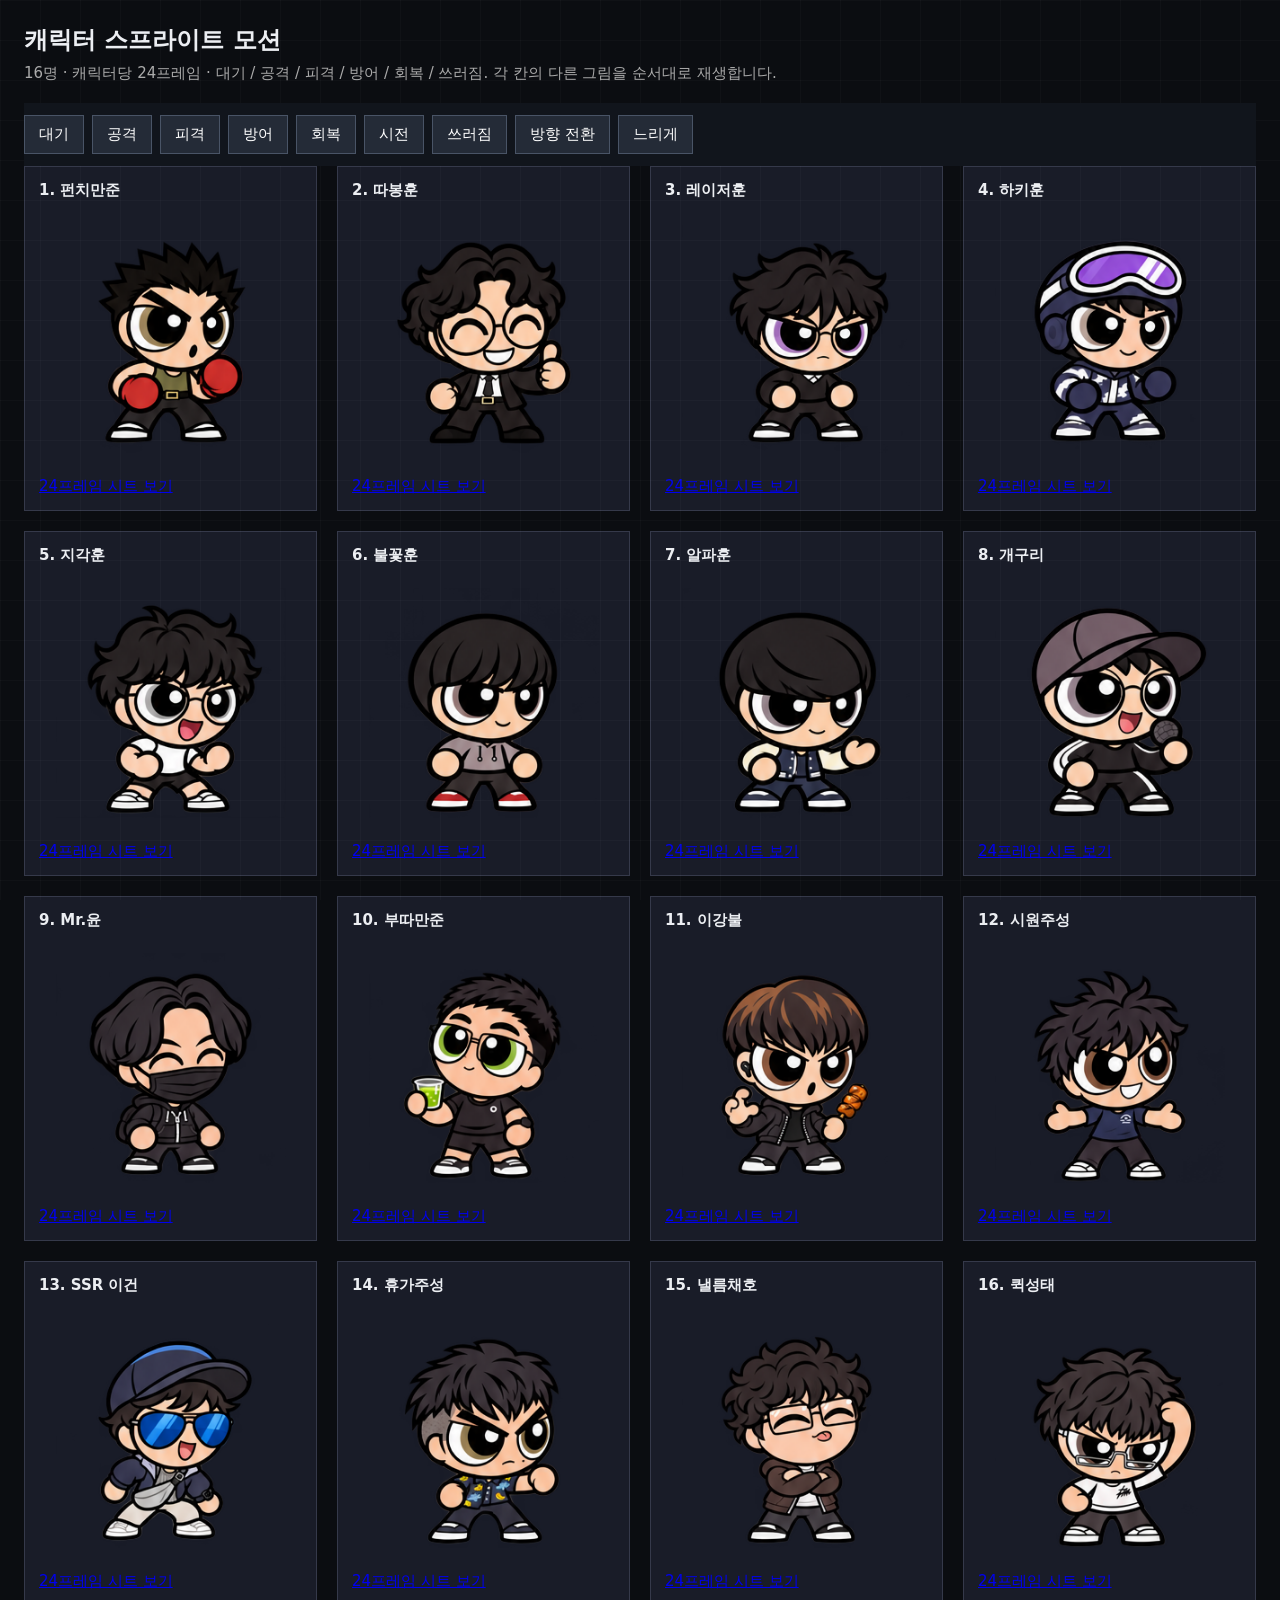
<file: motion-preview.html>
<!doctype html>
<html lang="ko">
<meta charset="utf-8">
<meta name="viewport" content="width=device-width,initial-scale=1">
<title>캐릭터 모션 미리보기</title>
<link rel="stylesheet" href="css/style.css">
<link rel="stylesheet" href="css/fx.css">
<style>
  body { height:auto; overflow:auto; padding:24px; }
  h1 { font-size:24px; margin:0 0 8px; }
  p { color:#aaa; margin:8px 0 20px; }
  nav { display:flex; flex-wrap:wrap; gap:8px; position:sticky; top:0; z-index:10; background:#11151c; padding:12px 0; }
  button { padding:9px 14px; border:1px solid #495466; background:#242b37; color:white; cursor:pointer; }
  button[aria-pressed="true"] { border-color:#ffd23f; color:#ffd23f; }
  main { display:grid; grid-template-columns:repeat(4,minmax(0,1fr)); gap:20px; }
  article { min-width:0; background:#191c28; padding:14px; border:1px solid #35394a; overflow:hidden; }
  .preview-name { min-height:32px; display:block; }
  .fighter { width:min(100%,230px); margin:0 auto; }
  .f-body { padding:10px 0 24px; }
  @media(max-width:650px) { main { grid-template-columns:repeat(2,minmax(0,1fr)); } body{padding:12px;} }
</style>
<h1>캐릭터 스프라이트 모션</h1>
<p>16명 · 캐릭터당 24프레임 · 대기 / 공격 / 피격 / 방어 / 회복 / 쓰러짐. 각 칸의 다른 그림을 순서대로 재생합니다.</p>
<nav id="controls"></nav><main id="cast"></main>
<script type="module">
  import { CHARACTERS, charSVG } from './js/chars.js?v=sprite-paths-2';
  import { createMotion } from './js/motion.js';
  let slow = false, right = false;
  let motion = createMotion();
  const states = { idle:'대기', attack:'공격', hit:'피격', guard:'방어', heal:'회복', cast:'시전', down:'쓰러짐' };
  document.querySelector('#cast').innerHTML = CHARACTERS.map((c,i) => `<article><b class="preview-name">${c.number}. ${c.name}</b><div class="fighter" data-attack="${c.motion}" style="--idle-phase:-${i*.17}s"><div class="f-body"><div class="f-flip"><div class="f-motion">${charSVG({c:i,hair:0,face:0,acc:0})}</div></div></div></div><a href="${c.sheet}" target="_blank">24프레임 시트 보기</a></article>`).join('');
  const controls = document.querySelector('#controls');
  controls.innerHTML = Object.entries(states).map(([k,v]) => `<button data-state="${k}">${v}</button>`).join('') + '<button id="direction" aria-pressed="false">방향 전환</button><button id="slow" aria-pressed="false">느리게</button>';
  controls.addEventListener('click', e => {
    const button = e.target.closest('button');
    if (!button) return;
    if (button.id === 'direction') {
      right = !right;
      document.querySelectorAll('.fighter').forEach(el => el.classList.toggle('r',right));
      button.setAttribute('aria-pressed',right);
      return;
    }
    if (button.id === 'slow') { slow = !slow; button.setAttribute('aria-pressed',slow); }
    motion.stop();
    motion = createMotion({speed:slow ? 2 : 1});
    document.querySelectorAll('.fighter').forEach(el => {
      el.classList.remove('down');
      const state = button.dataset.state;
      if (state && state !== 'idle') {
        motion.play(el,state);
        if (state === 'down') el.classList.add('down');
      }
    });
  });
</script>
</html>
</file>
<file: css/style.css>
/* 허리펴라 UI — 다크 택티컬 HUD
   토큰: 앰버(주 강조) / 시안(나·방어) / 레드(상대·공격), 각진 패널, 잘린 모서리, 40px 격자 배경
   글꼴: Chakra Petch(영문 라벨·숫자), IBM Plex Sans KR(본문) */
:root {
  --bg: #0b0d11;
  --bg-deep: #090b0e;
  --panel: #161a21;
  --panel2: #0f1217;
  --panel3: #1c2029;
  --line: rgba(255,255,255,.08);
  --line2: rgba(255,255,255,.14);
  --text: #eceef2;
  --soft: #b4b9c3;
  --muted: #8a909c;
  --dim: #5d636e;
  --amber: oklch(0.8 0.15 70);
  --amber-hi: oklch(0.86 0.15 75);
  --cyan: oklch(0.8 0.12 210);
  --red: oklch(0.68 0.19 25);
  --green: oklch(0.78 0.15 150);
  --violet: oklch(0.72 0.14 300);
  /* 예전 이름 (fx.css 등에서 사용) */
  --accent: var(--amber);
  --accent-ink: #0b0d11;
  --danger: var(--red);
  --bg2: var(--panel2);
  --t-atk: var(--red);
  --t-atk2: oklch(0.5 0.17 25);
  --t-def: var(--cyan);
  --t-def2: oklch(0.55 0.11 225);
  --t-skill: var(--green);
  --t-skill2: oklch(0.55 0.12 150);
  --t-react: var(--amber);
  --t-react2: oklch(0.6 0.13 65);
  --t-curse: #8a909c;
  --t-curse2: #4b5058;
  --cw: min(11vw, 22vh, 150px);
  --title: 'IBM Plex Sans KR', system-ui, sans-serif;
  --mono-f: 'Chakra Petch', 'IBM Plex Sans KR', monospace;
  --cut: 14px;
}

* { box-sizing: border-box; }
html, body { margin: 0; height: 100%; }
body {
  background: var(--bg);
  color: var(--text);
  font-family: 'IBM Plex Sans KR', system-ui, -apple-system, 'Apple SD Gothic Neo', 'Malgun Gothic', sans-serif;
  font-size: 15px;
  overflow: hidden;
  -webkit-tap-highlight-color: transparent;
  user-select: none;
}
body::before { content: ""; position: fixed; inset: 0; pointer-events: none; z-index: 0;
  background-image: linear-gradient(rgba(255,255,255,.025) 1px, transparent 1px), linear-gradient(90deg, rgba(255,255,255,.025) 1px, transparent 1px);
  background-size: 40px 40px; }
#app { position: relative; z-index: 1; }
button { font: inherit; color: inherit; cursor: pointer; }
input, textarea { font: inherit; }
code { background: rgba(255,255,255,.08); padding: 1px 5px; }

.mono { font-family: var(--mono-f); }
.lbl { font-family: var(--mono-f); font-size: 11px; letter-spacing: .24em; color: var(--muted); text-transform: uppercase; white-space: nowrap; }
.lbl.amber { color: var(--amber); } .lbl.cyan { color: var(--cyan); } .lbl.red { color: var(--red); } .lbl.dim { color: var(--dim); }
.soft { color: var(--soft); } .muted { color: var(--muted); } .dim { color: var(--dim); }
.small { font-size: 12px; }
.err { color: var(--red); text-align: center; }
.stack { display: flex; flex-direction: column; line-height: 1.15; gap: 2px; }
.stack.center { align-items: center; text-align: center; }

/* ── 버튼 ── */
.btn { border: 0; height: 44px; padding: 0 20px; font-weight: 600; font-size: 15px; background: transparent; display: inline-flex; align-items: center; justify-content: center; gap: 10px; white-space: nowrap; transition: background .15s, border-color .15s, color .15s, transform .08s; }
.btn:active:not(:disabled) { transform: translateY(1px); }
.btn:disabled { opacity: .35; cursor: default; }
.btn.primary { background: var(--amber); color: #0b0d11; }
.btn.primary:hover:not(:disabled) { background: var(--amber-hi); }
.btn.primary b { font-size: 17px; font-weight: 700; }
.btn.cut { clip-path: polygon(0 0, 100% 0, 100% calc(100% - var(--cut)), calc(100% - var(--cut)) 100%, 0 100%); }
.btn.cut2 { clip-path: polygon(16px 0, 100% 0, 100% calc(100% - 16px), calc(100% - 16px) 100%, 0 100%, 0 16px); }
.btn.ghost { border: 1px solid var(--line2); color: var(--text); }
.btn.ghost:hover:not(:disabled) { border-color: var(--text); }
.btn.danger { border: 1px solid color-mix(in oklch, var(--red) 60%, transparent); color: var(--red); }
.btn.danger:hover:not(:disabled) { background: color-mix(in oklch, var(--red) 15%, transparent); }
.link-btn { background: none; border: 0; padding: 0; color: var(--cyan); font-weight: 600; font-size: 14px; text-align: left; }
.link-btn:hover { color: #fff; }
.link-btn.soft { color: var(--soft); }
.link-btn.small { font-size: 12px; }
.link { background: none; border: 0; color: var(--muted); font-size: 12px; text-decoration: underline; padding: 2px; }
.toggles { display: inline-flex; gap: 8px; }
.tg { min-width: 56px; height: 34px; padding: 0 10px; font-family: var(--mono-f); font-size: 12px; letter-spacing: .12em; background: var(--panel); border: 1px solid rgba(255,255,255,.1); white-space: nowrap; }
.tg:hover { border-color: var(--cyan); }
.tg.off { color: var(--dim); text-decoration: line-through; }
.tg.abort { color: var(--red); border-color: color-mix(in oklch, var(--red) 45%, transparent); }
.tg.abort.armed { background: var(--red); color: #0b0d11; letter-spacing: 0; font-family: var(--title); font-weight: 700; animation: pulse 1s infinite; }
.sq-btn { width: 40px; height: 40px; flex: none; background: var(--panel2); border: 1px solid rgba(255,255,255,.1); font-size: 12px; }
.sq-btn:hover { border-color: var(--cyan); }
.row-btn { height: 44px; display: flex; align-items: center; justify-content: space-between; padding: 0 16px; background: none; border: 1px solid var(--line2); font-size: 15px; font-weight: 600; text-align: left; }
.row-btn:hover { border-color: var(--cyan); color: var(--cyan); }

/* ── 공통 화면 틀 ── */
.screen { height: 100vh; height: 100dvh; display: flex; flex-direction: column; padding: env(safe-area-inset-top) env(safe-area-inset-right) env(safe-area-inset-bottom) env(safe-area-inset-left); position: relative; }
.screen.center { align-items: center; justify-content: center; gap: 10px; }
.brand { font-weight: 700; font-size: 26px; letter-spacing: -.02em; white-space: nowrap; }
.brand.big { font-size: 64px; }
.vsep { width: 1px; height: 22px; background: rgba(255,255,255,.15); }
.topbar2 { position: relative; flex: none; height: 64px; padding: 0 28px; display: flex; align-items: center; justify-content: space-between; gap: 16px; border-bottom: 1px solid var(--line); }
.tb-left, .tb-right, .tb-center { display: flex; align-items: center; gap: 16px; min-width: 0; }
.botbar { position: relative; flex: none; height: 84px; padding: 0 28px; display: flex; align-items: center; justify-content: space-between; gap: 16px; border-top: 1px solid var(--line); background: var(--bg-deep); }
.bb-right { display: flex; align-items: center; gap: 24px; }
.btn.start { height: 58px; min-width: 280px; justify-content: space-between; padding: 0 26px; }
.btn.start b { font-size: 21px; }
.btn.start .mono { font-size: 13px; font-weight: 700; letter-spacing: .2em; }
.wait { display: inline-flex; align-items: center; gap: 10px; color: var(--soft); font-size: 14px; }
.banner { display: flex; align-items: center; gap: 12px; margin: 10px 28px 0; padding: 8px 14px; font-size: 13px; border: 1px solid var(--line2); background: var(--panel2); color: var(--soft); }
.banner.local { border-color: color-mix(in oklch, var(--amber) 35%, transparent); }
.banner.warn { border-color: color-mix(in oklch, var(--red) 45%, transparent); }
.panel { background: var(--panel); padding: 16px 18px; display: flex; flex-direction: column; gap: 12px; }
.panel h2 { margin: 0; font-size: 20px; }
.tag { font-size: 12px; font-weight: 700; padding: 3px 8px; background: var(--panel3); color: var(--soft); white-space: nowrap; }
em { font-style: normal; font-size: 11px; font-weight: 700; padding: 1px 6px; background: var(--amber); color: #0b0d11; }

/* ── 아바타 ── */
.ava { --s: 40px; width: var(--s); height: var(--s); flex: none; display: grid; place-items: center; font-weight: 800; font-size: calc(var(--s) * .45); color: #fff; background: var(--panel3); }
.ava.face { padding: 0; overflow: hidden; background: linear-gradient(160deg, hsl(var(--h) 30% 26%), #151920); }
.ava.face .char-head { width: 100%; height: 100%; display: block; }
.ava.sm { --s: 28px; } .ava.xs { --s: 16px; } .ava.slotava { --s: 44px; } .ava.lg { --s: 56px; } .ava.xl { --s: 84px; }

/* ── 타이틀 ── */
.title { overflow: hidden; }
.kv { position: absolute; right: 0; top: 0; bottom: 0; width: 58%; clip-path: polygon(18% 0, 100% 0, 100% 100%, 0 100%); background: repeating-linear-gradient(135deg, #14171d 0 12px, #111419 12px 24px); overflow: hidden; }
.kv::after { content: ""; position: absolute; inset: 0; background: radial-gradient(ellipse at 60% 50%, color-mix(in oklch, var(--amber) 14%, transparent), transparent 60%); pointer-events: none; }
.kv-cards { position: absolute; inset: 6% 4% 6% 16%; }
.kv-card { position: absolute; left: var(--x); top: var(--y); --cw: min(13vw, 26vh, 210px); transform: translate(-50%, -50%) rotate(var(--r)) scale(var(--s)); animation: kv-float 6s ease-in-out var(--d) infinite; filter: drop-shadow(0 18px 24px rgba(0,0,0,.6)); }
.kv-card .card { pointer-events: none; }
.kv-fade { position: absolute; inset: 0; background: linear-gradient(90deg, var(--bg) 0%, transparent 34%); pointer-events: none; }
@keyframes kv-float { 0%, 100% { transform: translate(-50%, -50%) rotate(var(--r)) scale(var(--s)); } 50% { transform: translate(-50%, calc(-50% - 10px)) rotate(calc(var(--r) + 1.5deg)) scale(var(--s)); } }
.t-head { position: relative; height: 64px; flex: none; padding: 0 44px; display: flex; align-items: center; justify-content: space-between; z-index: 2; }
.t-main { position: relative; z-index: 2; flex: 1; display: flex; flex-direction: column; justify-content: center; gap: 36px; padding: 0 0 40px clamp(24px, 7.5vw, 120px); max-width: min(720px, 52vw); }
.t-brand { display: flex; flex-direction: column; gap: 14px; }
.eyebrow { display: flex; align-items: center; gap: 12px; }
.eyebrow i { width: 32px; height: 2px; background: var(--amber); }
.eyebrow .lbl { font-size: 13px; letter-spacing: .3em; }
.t-logo { margin: 0; font-size: clamp(56px, 7.5vw, 120px); font-weight: 700; letter-spacing: -.04em; line-height: .95; white-space: nowrap; }
.t-join { display: flex; flex-direction: column; gap: 12px; width: min(520px, 100%); }
.join-row { display: flex; gap: 10px; }
.join-row input { flex: 1; min-width: 0; height: 60px; padding: 0 20px; background: var(--panel); border: 1px solid var(--line2); border-bottom: 2px solid var(--cyan); border-radius: 0; color: var(--text); font-size: 18px; outline: none; user-select: text; }
.join-row input:focus { border-color: var(--cyan); }
.join-row .btn { height: 60px; width: 160px; }
.t-status { display: flex; align-items: center; justify-content: space-between; gap: 12px; margin-top: 4px; font-size: 14px; color: var(--soft); }
.t-status > span { display: flex; align-items: center; gap: 10px; }
.sq { width: 8px; height: 8px; background: var(--cyan); display: inline-block; }
.sq.live { background: var(--red); animation: pulse-dot 1.2s infinite; }
.t-foot { position: relative; z-index: 2; height: 52px; flex: none; padding: 0 44px; display: flex; align-items: center; justify-content: space-between; border-top: 1px solid var(--line); color: var(--muted); font-size: 13px; }
.t-main .banner { margin: 0; }
@keyframes pulse-dot { 50% { opacity: .3; } }

/* ── 대기실 ── */
.lobby2 { overflow: hidden; }
.lobby-grid { position: relative; flex: 1; min-height: 0; display: grid; grid-template-columns: minmax(260px, 380px) 1fr minmax(280px, 420px); gap: 28px; padding: 22px 28px; }
.col { min-height: 0; display: flex; flex-direction: column; gap: 10px; }
.col-head { display: flex; justify-content: space-between; align-items: baseline; }
.count { font-size: 22px; font-weight: 700; }
.squad { overflow: hidden; }
.slots { display: flex; flex-direction: column; gap: 8px; overflow-y: auto; min-height: 0; }
.slot { flex: none; height: 60px; display: flex; align-items: center; gap: 14px; padding: 0 16px 0 0; background: var(--panel); clip-path: polygon(0 0, 100% 0, 100% calc(100% - 12px), calc(100% - 12px) 100%, 0 100%); }
.slot .bar { width: 4px; align-self: stretch; background: #3a404c; }
.slot.me .bar { background: var(--amber); }
.slot .nm { flex: 1; display: flex; align-items: center; gap: 8px; font-size: 17px; font-weight: 600; min-width: 0; overflow: hidden; white-space: nowrap; }
.slot.off, .slot.extra { opacity: .55; }
.slot.empty { height: 48px; gap: 14px; background: none; border: 1px dashed rgba(255,255,255,.1); clip-path: none; color: var(--dim); font-size: 14px; padding: 0 16px; }
.col-foot { margin-top: auto; display: flex; flex-direction: column; gap: 12px; padding-top: 12px; }
.col-foot p { margin: 0; font-size: 14px; line-height: 1.6; }
.stat-grid { display: grid; grid-template-columns: repeat(4, 1fr); gap: 1px; background: var(--line); border: 1px solid var(--line); }
.stat-grid div { background: var(--panel2); padding: 10px 12px; display: flex; flex-direction: column; gap: 2px; }
.stat-grid i { font-style: normal; font-size: 12px; color: var(--muted); }
.stat-grid b { font-size: 22px; }
.unit { position: relative; align-items: center; justify-content: flex-end; }
.unit-head { position: absolute; top: 0; left: 0; display: flex; flex-direction: column; gap: 4px; z-index: 1; }
.unit-name { font-size: clamp(28px, 3.2vw, 44px); font-weight: 700; letter-spacing: -.02em; line-height: 1; }
.unit-head .soft { font-size: 14px; margin-top: 6px; }
.unit-stage { position: relative; width: 100%; height: 100%; display: flex; align-items: flex-end; justify-content: center; padding-bottom: 20px; }
.unit-ring { position: absolute; bottom: 28px; left: 50%; transform: translateX(-50%); width: min(420px, 90%); height: 70px; border-radius: 50%; border: 1px solid color-mix(in oklch, var(--cyan) 50%, transparent); background: radial-gradient(ellipse, color-mix(in oklch, var(--cyan) 18%, transparent), transparent 70%); }
.unit-char { position: relative; width: min(300px, 70%, 46vh); animation: bob 1.6s ease-in-out infinite; }
.custom { gap: 10px; overflow-y: auto; }
.crow2 { display: flex; flex-direction: column; gap: 6px; padding: 12px 16px; background: var(--panel); }
.clabel { font-size: 12px; color: var(--muted); }
.crow-ctl { display: flex; align-items: center; gap: 12px; }
.cval { flex: 1; display: flex; align-items: center; justify-content: center; gap: 10px; font-size: 17px; white-space: nowrap; overflow: hidden; }
.swatch { display: inline-block; width: 16px; height: 16px; background: hsl(var(--h) 70% 55%); }
.dots { display: flex; gap: 4px; justify-content: center; }
.dots i { width: 14px; height: 2px; background: rgba(255,255,255,.12); }
.dots i.on { background: var(--cyan); }

/* ── 카드 ── */
.card {
  --c1: var(--t-atk);
  width: var(--cw); aspect-ratio: 172 / 256; flex: none; position: relative;
  background: var(--panel); border-top: 3px solid var(--c1);
  clip-path: polygon(0 0, 100% 0, 100% calc(100% - var(--cw) * .08), calc(100% - var(--cw) * .08) 100%, 0 100%);
  display: flex; flex-direction: column; color: var(--text); overflow: hidden;
  transition: transform .15s, opacity .15s, filter .15s;
}
.card.t-def { --c1: var(--t-def); }
.card.t-skill { --c1: var(--t-skill); }
.card.t-react { --c1: var(--t-react); }
.card.t-curse { --c1: var(--t-curse); }
.card .cost {
  position: absolute; top: 0; left: 0; z-index: 2;
  width: calc(var(--cw) * .22); height: calc(var(--cw) * .22);
  display: grid; place-items: center; font-family: var(--mono-f); font-weight: 700; font-size: max(13px, calc(var(--cw) * .13));
  background: var(--amber); color: #0b0d11; clip-path: polygon(0 0, 100% 0, 100% 70%, 70% 100%, 0 100%);
}
.card .art { position: relative; height: 46%; flex: none; background: repeating-linear-gradient(135deg, #1f2430 0 8px, #1a1e27 8px 16px); display: grid; place-items: center; overflow: hidden; }
.card .art img { width: 100%; height: 100%; object-fit: cover; object-position: 50% 30%; pointer-events: none; }
.card .emoji { font-family: var(--mono-f); font-size: calc(var(--cw) * .28); color: var(--amber); }
.card .cname { padding: calc(var(--cw) * .06) calc(var(--cw) * .08) 0; font-size: max(11px, calc(var(--cw) * .105)); font-weight: 700; line-height: 1.2; white-space: nowrap; overflow: hidden; text-overflow: ellipsis; }
.card .ctype { padding: 2px calc(var(--cw) * .08) 0; font-size: max(9px, calc(var(--cw) * .07)); font-weight: 600; color: var(--c1); white-space: nowrap; overflow: hidden; text-overflow: ellipsis; }
.card .ctext { flex: 1; padding: calc(var(--cw) * .04) calc(var(--cw) * .08) 0; font-size: max(10px, calc(var(--cw) * .085)); line-height: 1.4; color: #d4d8de; word-break: keep-all; overflow: hidden; }
.card.hidden .art { background: repeating-linear-gradient(135deg, #2a2516 0 8px, #221e12 8px 16px); }
.card.big { --cw: min(18vw, 34vh, 220px); }
.card.mid { --cw: min(13vw, 26vh, 160px); }
.card.sm { --cw: min(21vw, 120px); }
.card.off { opacity: .4; }
.card.sel { transform: translateY(-10%); box-shadow: inset 0 0 0 2px var(--amber); }
.card[data-act] { cursor: pointer; }

/* ── 전투: 상단 ── */
.battle { display: grid; grid-template-rows: auto auto 1fr auto; }
.battle-top { display: grid; grid-template-columns: 1fr auto 1fr; }
.battle-top .tb-right { justify-content: flex-end; }
.round { font-size: 24px; font-weight: 700; }
.turn-tag { height: 28px; padding: 0 12px; display: inline-flex; align-items: center; background: var(--panel3); font-size: 14px; font-weight: 700; white-space: nowrap; }
.turn-tag.mine { background: var(--amber); color: #0b0d11; }
.turn-tag.amber-line { box-shadow: inset 0 -2px 0 var(--amber); }
.sudden { font-size: 12px; font-weight: 600; color: var(--red); border: 1px solid color-mix(in oklch, var(--red) 45%, transparent); padding: 3px 8px; white-space: nowrap; }
.sudden.soft { color: var(--muted); border-color: var(--line2); }
.tb-center { gap: 8px; }
.oc { display: flex; align-items: center; gap: 8px; height: 34px; padding: 0 12px; background: var(--panel); border-bottom: 2px solid #3a404c; font-size: 14px; font-weight: 600; white-space: nowrap; }
.oc .mono { font-size: 12px; color: var(--muted); }
.oc.cur { border-bottom-color: var(--amber); }
.oc.dead { opacity: .4; text-decoration: line-through; }
.played { position: relative; display: flex; align-items: center; gap: 12px; padding: 6px 28px; border-bottom: 1px solid var(--line); min-width: 0; }

/* ── 전투: 손패 영역 ── */
.dock { position: relative; display: grid; grid-template-columns: minmax(130px, 200px) 1fr minmax(200px, 270px); gap: 24px; padding: 16px 28px; border-top: 1px solid rgba(255,255,255,.1); background: var(--bg-deep); }
.dock.spect { display: flex; align-items: center; justify-content: center; gap: 14px; padding: 22px; color: var(--soft); }
.energy { display: flex; flex-direction: column; justify-content: center; gap: 8px; }
.en-num { display: flex; align-items: baseline; gap: 6px; font-weight: 700; }
.en-num b { font-size: clamp(44px, 6vw, 88px); line-height: .9; color: var(--dim); }
.energy.on .en-num b { color: var(--amber); }
.en-num span { font-size: 24px; color: var(--dim); }
.pips { display: flex; gap: 6px; }
.pips i { flex: 1; max-width: 44px; height: 7px; background: #2a2f39; }
.pips i.on { background: var(--amber); }
.energy:not(.on) .pips i.on { background: var(--dim); }
.hand { display: flex; gap: 12px; justify-content: center; align-items: flex-end; min-width: 0; padding-top: 10px; }
.hand.tight .card { margin-left: calc(var(--cw) * -.3); }
.hand.tight .card:first-child { margin-left: 0; }
.hand .card:hover:not(.sel):not(.off) { transform: translateY(-10px); }
.hand > p { margin: auto; }
.dock-side { display: flex; flex-direction: column; justify-content: center; gap: 8px; min-width: 0; }
.timer.dockt { display: grid; grid-template-columns: 1fr auto; align-items: baseline; gap: 6px 10px; background: none; height: auto; min-width: 0; overflow: visible; }
.timer.dockt .lbl { align-self: center; }
.timer.dockt .tv { position: static; font-family: var(--mono-f); font-size: 26px; font-weight: 700; color: var(--amber); line-height: 1; }
.timer.dockt i { position: relative; inset: auto; grid-column: 1 / -1; height: 4px; background: var(--amber); box-shadow: 0 0 0 0 transparent; }
.timer.dockt.urgent .tv { color: var(--red); }
.timer.dockt.urgent i { background: var(--red); }
.timer.dockt.other .tv { color: var(--soft); font-size: 20px; }
.timer.dockt.other i { background: var(--dim); }
.dockt-idle { height: 30px; }
.btn.undo { height: 40px; }
.btn.end { height: 60px; justify-content: space-between; padding: 0 20px; }
.btn.end b { font-size: 21px; }
.btn.end small { font-size: 13px; font-weight: 700; }
.stat3 { display: grid; grid-template-columns: repeat(3, 1fr); gap: 1px; padding: 0; border: 0; background: var(--line); }
.stat3 span { background: var(--bg-deep); padding: 5px 0; display: flex; flex-direction: column; align-items: center; }
.stat3 i { font-style: normal; font-size: 11px; color: var(--muted); }
.stat3 b { font-size: 17px; }
.stat3:hover span { background: var(--panel2); }

/* ── 타이머 (일반) ── */
.timer { position: relative; height: 18px; background: var(--panel3); overflow: hidden; min-width: 90px; }
.timer i { position: absolute; inset: 0 auto 0 0; background: var(--amber); transition: width .25s linear; }
.timer span { position: relative; display: block; text-align: center; font-family: var(--mono-f); font-size: 11px; font-weight: 700; line-height: 18px; color: #fff; text-shadow: 0 1px 2px #000; }
.timer.urgent i { background: var(--red); }

/* ── 카드 선택 오버레이 ── */
.overlay { position: fixed; inset: 0; z-index: 20; background: rgba(9,11,14,.95); display: flex; flex-direction: column; align-items: center; justify-content: center; gap: 18px; padding: 16px; animation: fade .2s; }
.overlay::before { content: ""; position: absolute; inset: 0; pointer-events: none; background-image: linear-gradient(rgba(255,255,255,.025) 1px, transparent 1px), linear-gradient(90deg, rgba(255,255,255,.025) 1px, transparent 1px); background-size: 40px 40px; }
.ov-head { position: relative; display: flex; align-items: flex-end; gap: 24px; }
.ov-head h2 { margin: 0; font-size: 26px; }
.ov-head .timer { width: 150px; }
.pick-row { position: relative; display: flex; gap: 18px; justify-content: center; }
.pick-row .card { --cw: min(22vw, 40vh, 220px); }
.pick-row .card.sel { transform: translateY(-4%); box-shadow: inset 0 0 0 3px var(--amber); filter: drop-shadow(0 0 18px color-mix(in oklch, var(--amber) 45%, transparent)); }
.ov-foot { position: relative; display: flex; gap: 12px; }
.ov-foot .btn { height: 52px; min-width: 150px; }
.overlay > p { position: relative; margin: 0; }
.deck-grid { position: relative; display: flex; flex-wrap: wrap; gap: 8px; justify-content: center; max-width: 960px; max-height: 60vh; overflow-y: auto; padding: 10px 4px; }
.deck-grid .card { --cw: min(13vw, 22vh, 104px); }
.deck-grid .card.sel { transform: none; box-shadow: inset 0 0 0 3px var(--red); }

/* ── 결과 ── */
.result { overflow-y: auto; overflow-x: hidden; }
.win { position: relative; display: flex; align-items: center; justify-content: center; gap: 36px; padding: 18px 28px 8px; }
.win h1 { margin: 2px 0; font-size: clamp(36px, 5vw, 64px); font-weight: 700; letter-spacing: -.03em; }
.win-stage { position: relative; width: 180px; height: 210px; display: flex; align-items: flex-end; justify-content: center; }
.win-stage .unit-ring { width: 200px; height: 40px; bottom: 4px; border-color: color-mix(in oklch, var(--amber) 55%, transparent); background: radial-gradient(ellipse, color-mix(in oklch, var(--amber) 25%, transparent), transparent 70%); }
.win-char { position: relative; width: 150px; animation: bob 1.2s ease-in-out infinite; }
.result-body { display: grid; grid-template-columns: 1fr 1fr 1.3fr; gap: 16px; padding: 12px 28px 20px; }
.rank, .awards { list-style: none; margin: 0; padding: 0; display: flex; flex-direction: column; gap: 2px; }
.rank li, .awards li { display: flex; align-items: center; gap: 10px; padding: 6px 0; border-bottom: 1px solid var(--line); }
.rank .rk { width: 24px; color: var(--amber); font-weight: 700; }
.rank small, .awards small { margin-left: auto; color: var(--muted); font-size: 12px; }
.aw { width: 72px; font-size: 13px; font-weight: 700; color: var(--soft); }
.stats table { width: 100%; border-collapse: collapse; font-size: 13px; }
.stats th { color: var(--muted); font-weight: 500; font-size: 11px; text-align: right; padding: 4px; }
.stats td { text-align: right; padding: 6px 4px; border-top: 1px solid var(--line); }
.stats td:first-child { text-align: left; font-weight: 600; }
.result .botbar { margin-top: auto; }

/* ── 모달 · 덮개 ── */
.modal { position: fixed; inset: 0; z-index: 40; background: rgba(5,6,8,.82); display: grid; place-items: center; padding: 16px; animation: fade .15s; }
.modal-box { background: var(--bg); border: 1px solid var(--line2); width: min(1000px, 100%); max-height: 100%; display: flex; flex-direction: column; overflow: hidden; clip-path: polygon(0 0, 100% 0, 100% calc(100% - 18px), calc(100% - 18px) 100%, 0 100%); }
.modal-box.wide { width: min(1200px, 100%); }
.modal-head { display: flex; align-items: center; justify-content: space-between; gap: 16px; padding: 14px 20px; border-bottom: 1px solid var(--line); flex-wrap: wrap; }
.modal-head h2 { margin: 0; font-size: 20px; }
.modal-body { overflow-y: auto; padding: 6px 20px 20px; }
.modal-body h3 { margin: 18px 0 10px; display: flex; align-items: center; gap: 10px; font-size: 15px; }
.modal-body h3 small { color: var(--dim); font-family: var(--mono-f); }
.modal-body .grid { display: flex; flex-wrap: wrap; gap: 10px; }
.modal-body .card { --cw: min(28vw, 132px); }
.blocker { position: fixed; inset: 0; z-index: 30; background: rgba(5,6,8,.85); display: grid; place-items: center; padding: 16px; }
.blocker .panel { max-width: 400px; border-top: 3px solid var(--amber); }
.blocker .panel p { margin: 0; }

/* 카드 설명 수정해보기 */
.ed-actions { display: flex; align-items: center; gap: 8px; flex-wrap: wrap; }
.ed-actions .btn { height: 36px; padding: 0 14px; font-size: 13px; }
.ed-list { display: grid; grid-template-columns: repeat(auto-fill, minmax(420px, 1fr)); gap: 10px; margin-top: 10px; }
.ed-item { display: flex; gap: 14px; padding: 12px; background: var(--panel); border-left: 3px solid transparent; }
.ed-item.edited { border-left-color: var(--amber); }
.ed-item .card { --cw: 104px; }
.ed-form { flex: 1; min-width: 0; display: flex; flex-direction: column; gap: 6px; }
.ed-title { display: flex; align-items: center; gap: 8px; flex-wrap: wrap; }
.ed-title b { font-size: 16px; }
.ed-title .lbl { letter-spacing: .08em; font-family: var(--title); font-size: 12px; }
.ed-flag { display: none; letter-spacing: .24em !important; font-family: var(--mono-f) !important; }
.ed-item.edited .ed-flag { display: inline; }
.ed-form textarea { width: 100%; resize: vertical; min-height: 64px; padding: 8px 10px; background: var(--panel2); border: 1px solid var(--line2); border-bottom: 2px solid var(--cyan); color: var(--text); font-size: 14px; line-height: 1.5; outline: none; user-select: text; border-radius: 0; }
.ed-form textarea:focus { border-color: var(--cyan); }
.ed-row { display: flex; gap: 8px; }
.ed-row label { display: flex; flex-direction: column; gap: 3px; min-width: 0; }
.ed-name { flex: 1; }
.ed-cost { width: 72px; flex: none; }
.ed-row .lbl { letter-spacing: .08em; font-family: var(--title); font-size: 11px; }
.ed-row input { width: 100%; height: 36px; padding: 0 10px; background: var(--panel2); border: 1px solid var(--line2); border-bottom: 2px solid var(--cyan); color: var(--text); font-size: 15px; font-weight: 700; outline: none; user-select: text; border-radius: 0; }
.ed-row input:focus { border-color: var(--cyan); }
.ed-cost input { font-family: var(--mono-f); text-align: center; }
.ed-rar { width: 110px; flex: none; }
.ed-boost { flex: 1; }
.ed-boost input { font-family: var(--mono-f); }
.ed-row select { width: 100%; height: 36px; padding: 0 8px; background: var(--panel2); border: 1px solid var(--line2); border-bottom: 2px solid var(--cyan); color: var(--text); font-size: 15px; font-weight: 700; outline: none; border-radius: 0; }
.ed-row select:focus { border-color: var(--cyan); }
.ed-row select option { background: var(--panel2); color: var(--text); }
.ed-orig { display: flex; justify-content: space-between; gap: 10px; align-items: baseline; }

#toast { position: fixed; left: 50%; bottom: 26px; transform: translate(-50%, 20px); z-index: 60; background: var(--panel); border: 1px solid var(--line2); border-left: 3px solid var(--amber); color: var(--text); font-weight: 600; padding: 12px 18px; opacity: 0; pointer-events: none; transition: opacity .2s, transform .2s; max-width: calc(100% - 32px); }
#toast.show { opacity: 1; transform: translate(-50%, 0); }
#fx { position: fixed; inset: 0; pointer-events: none; z-index: 50; }
.float { position: absolute; transform: translate(-50%, -50%); font-family: var(--mono-f); font-weight: 700; font-size: 28px; color: var(--red); text-shadow: 0 2px 0 #000, 0 0 10px rgba(0,0,0,.7); animation: floatUp 1.2s ease-out forwards; white-space: nowrap; }
.flash { position: fixed; left: 50%; top: 45%; z-index: 55; transform: translate(-50%, -50%); font-family: var(--title); font-weight: 700; font-size: clamp(40px, 9vmin, 80px); letter-spacing: -.03em; color: #0b0d11; background: var(--amber); padding: 6px 28px; clip-path: polygon(14px 0, 100% 0, 100% calc(100% - 14px), calc(100% - 14px) 100%, 0 100%, 0 14px); pointer-events: none; animation: flash 1.2s ease-out forwards; }

/* 기록(글) */
.log { margin: 0; padding: 0; list-style: none; font-size: 13px; display: flex; flex-direction: column; gap: 4px; }
.log li { color: var(--soft); line-height: 1.4; }
.log .k-sys { color: var(--amber); }
.log .k-out { color: var(--red); font-weight: 700; }
.log .k-react { color: var(--violet); }

@keyframes pulse { 50% { box-shadow: 0 0 0 3px color-mix(in oklch, var(--red) 35%, transparent); } }
@keyframes shake { 20% { transform: translateX(-6px); } 40% { transform: translateX(6px); } 60% { transform: translateX(-4px); } 80% { transform: translateX(3px); } }
@keyframes floatUp { 0% { opacity: 0; transform: translate(-50%, -30%) scale(.6); } 15% { opacity: 1; transform: translate(-50%, -50%) scale(1.15); } 100% { opacity: 0; transform: translate(-50%, -190%) scale(1); } }
@keyframes pop { from { transform: scale(.7); opacity: 0; } }
@keyframes bob { 50% { transform: translateY(-4px); } }
@keyframes fade { from { opacity: 0; } }
@keyframes flash { 0% { opacity: 0; transform: translate(-50%, -50%) scale(.6); } 18% { opacity: 1; transform: translate(-50%, -50%) scale(1.05); } 70% { opacity: 1; } 100% { opacity: 0; transform: translate(-50%, -60%) scale(1); } }

/* ── 작은 화면 ── */
@media (max-width: 1100px) {
  .lobby-grid { grid-template-columns: minmax(220px, 1fr) 1fr minmax(240px, 1fr); gap: 16px; padding: 14px 16px; }
  .order-lbl { display: none; }
}
@media (orientation: landscape) and (max-height: 520px) {
  body { font-size: 13px; }
  .topbar2 { height: 44px; padding: 0 14px; }
  .botbar { height: 56px; padding: 0 14px; }
  .brand { font-size: 18px; }
  .round { font-size: 18px; }
  .tg { min-width: 42px; height: 28px; font-size: 10px; }
  .oc { height: 26px; padding: 0 8px; font-size: 12px; }
  .oc .mono { display: none; }
  .played { padding: 3px 14px; }
  .played-lbl { display: none; }
  .dock { grid-template-columns: 92px 1fr 150px; gap: 10px; padding: 6px 12px; }
  .en-num b { font-size: 38px; }
  .en-num span { font-size: 16px; }
  .energy .lbl { font-size: 9px; }
  .btn.end { height: 40px; padding: 0 12px; }
  .btn.end b { font-size: 16px; }
  .btn.undo { height: 30px; font-size: 12px; }
  .timer.dockt .tv { font-size: 18px; }
  .stat3 b { font-size: 13px; }
  .stat3 i { font-size: 9px; }
  .hand { gap: 6px; padding-top: 4px; }
  .lobby-grid { padding: 8px 14px; gap: 12px; }
  .slot { height: 44px; } .slot.empty { height: 34px; }
  .squad { overflow-y: auto; }
  .slots { flex: none; overflow: visible; }
  .slot.empty:nth-last-child(-n+3) { display: none; }
  .kv { width: 44%; }
  .kv-card { --cw: min(13vw, 30vh, 150px); }
  .t-main { max-width: 56vw; padding-left: 28px; }
  .join-row .btn { width: 124px; }
  .t-foot .lbl { display: none; }
  .ava.slotava { --s: 32px; }
  .stat-grid b { font-size: 16px; } .stat-grid div { padding: 6px 8px; }
  .col-foot { gap: 6px; } .col-foot p { display: none; }
  .row-btn { height: 34px; font-size: 13px; }
  .crow2 { padding: 6px 10px; gap: 3px; }
  .sq-btn { width: 30px; height: 30px; }
  .cval { font-size: 14px; }
  .unit-head .soft { display: none; }
  .btn.start { height: 42px; min-width: 200px; }
  .btn.start b { font-size: 17px; }
  .t-head { height: 44px; padding: 0 20px; }
  .t-main { gap: 18px; padding-bottom: 10px; }
  .t-logo { font-size: 56px; }
  .join-row input, .join-row .btn { height: 48px; }
  .t-foot { height: 36px; padding: 0 20px; }
  .win { padding: 8px 14px 0; gap: 18px; }
  .win-stage { width: 110px; height: 130px; }
  .win-char { width: 90px; }
  .result-body { padding: 8px 14px; gap: 10px; }
  .ed-list { grid-template-columns: 1fr; }
}
/* 세로 폰: 상대는 위, 나는 아래. 하단은 [에너지·시간·덱] / [되돌리기·턴 종료] / 손패 */
@media (orientation: portrait) and (max-width: 760px) {
  :root { --cw: min(25vw, 15vh, 120px); }
  body { font-size: 14px; }
  .tg { min-width: 40px; height: 30px; padding: 0 8px; font-size: 10px; letter-spacing: .08em; }
  .tg.abort.armed { font-size: 11px; }
  .topbar2 { height: 52px; padding: 0 14px; gap: 10px; }
  .brand { font-size: 20px; }
  .banner { margin: 8px 12px 0; padding: 6px 10px; font-size: 12px; gap: 8px; }

  .battle { grid-template-rows: auto auto 1fr auto; }
  .battle-top { grid-template-columns: 1fr auto; height: auto; padding: 6px 12px; gap: 6px 8px; }
  .battle-top .tb-left { gap: 8px; flex-wrap: wrap; }
  .battle-top .tb-left .stack { flex-direction: row; align-items: baseline; gap: 6px; }
  .battle-top .tb-right { gap: 6px; }
  .round { font-size: 18px; }
  .turn-tag { height: 26px; padding: 0 10px; font-size: 13px; }
  .sudden { font-size: 11px; padding: 2px 6px; }
  .battle-top .tb-center { grid-column: 1 / -1; grid-row: 2; gap: 4px; overflow-x: auto; scrollbar-width: none; }
  .battle-top .tb-center::-webkit-scrollbar { display: none; }
  .oc { flex: none; height: 24px; padding: 0 8px; gap: 5px; font-size: 12px; }
  .oc .mono { font-size: 10px; }
  .order-lbl { display: none; }
  .played { padding: 3px 12px; }
  .played-lbl { display: none; }

  .dock { grid-template-columns: auto 1fr auto; grid-template-areas: 'e t s' 'u n n' 'h h h'; gap: 8px 10px; padding: 8px 12px 10px; }
  .dock:not(.my) .btn.end { display: none; }
  .energy { grid-area: e; gap: 3px; }
  .energy .lbl { font-size: 9px; letter-spacing: .16em; }
  .en-num b { font-size: 30px; }
  .en-num span { font-size: 14px; }
  .pips { gap: 3px; }
  .pips i { flex: none; width: 12px; height: 4px; }
  .dock-side { display: contents; }
  .timer.dockt, .dockt-idle { grid-area: t; align-self: center; }
  .timer.dockt .tv { font-size: 20px; }
  .timer.dockt.other .tv { font-size: 16px; }
  .stat3 { grid-area: s; align-self: center; }
  .stat3 span { padding: 3px 9px; }
  .stat3 b { font-size: 14px; }
  .stat3 i { font-size: 10px; }
  .btn.undo { grid-area: u; height: 46px; padding: 0 16px; }
  .btn.end { grid-area: n; height: 46px; }
  .btn.end b { font-size: 17px; }
  /* 손패는 밀어서 넘기지 않고 화면 폭에 맞춰 겹친다 (밀면 카드 끌기가 된다) */
  .hand { grid-area: h; gap: 0; padding-top: 8px; }
  .hand .card + .card, .hand.tight .card + .card { margin-left: min(6px, calc((100% - var(--n, 5) * var(--cw)) / max(1, var(--n, 5) - 1))); }
  .hand .card.sel { z-index: 3; }
  .hand-label { font-size: 10px; }

  .lobby-grid { grid-template-columns: 1fr; grid-auto-rows: max-content; overflow-y: auto; gap: 18px; padding: 12px 14px 16px; }
  .squad, .slots { overflow: visible; }
  .slot { height: 48px; gap: 10px; }
  .slot .nm { font-size: 15px; }
  .slot.empty { display: none; }
  .ava.slotava { --s: 34px; }
  .col-foot { margin-top: 0; }
  .unit { min-height: 230px; }
  .unit-name { font-size: 28px; }
  .unit-char { width: min(190px, 48vw); }
  .unit-ring { height: 50px; bottom: 22px; }
  .botbar { height: auto; padding: 10px 12px; gap: 10px; }
  .botbar > .btn.ghost { padding: 0 14px; }
  .bb-right { flex: 1; min-width: 0; justify-content: flex-end; gap: 10px; }
  .bb-right > .soft { font-size: 12px; line-height: 1.3; white-space: normal; text-align: right; }
  .bb-right .wait { font-size: 12px; white-space: normal; }
  .btn.start { min-width: 0; height: 50px; padding: 0 18px; flex: none; }
  .btn.start .mono { display: none; }

  .t-head { padding: 0 20px; }
  .kv { width: 100%; opacity: .2; clip-path: none; }
  .t-main { max-width: none; padding: 0 20px 20px; gap: 28px; }
  .t-logo { font-size: clamp(52px, 17vw, 80px); }
  .eyebrow .lbl { font-size: 11px; letter-spacing: .2em; white-space: normal; }
  .join-row input, .join-row .btn { height: 54px; }
  .join-row .btn { width: 128px; }
  .t-status { flex-wrap: wrap; }
  .t-foot { padding: 0 20px; }
  .t-foot .lbl { display: none; }

  .result-body { grid-template-columns: 1fr; padding: 12px 14px 16px; }
  .win { gap: 16px; padding: 14px 14px 4px; }
  .win-stage { width: 120px; height: 150px; }
  .win-char { width: 100px; }

  .ov-head { flex-wrap: wrap; justify-content: center; gap: 10px 16px; text-align: center; }
  .ov-head h2 { font-size: 20px; }
  .pick-row { flex-wrap: wrap; gap: 10px; }
  .pick-row .card { --cw: min(30vw, 22vh, 150px); }
  .ov-foot .btn { min-width: 0; flex: 1; }
  .ov-foot { width: 100%; max-width: 420px; }
  .deck-grid { max-height: 62vh; gap: 6px; }
  .deck-grid .card { --cw: min(22vw, 96px); }

  .modal { padding: 0; }
  .modal-box, .modal-box.wide { width: 100%; height: 100%; clip-path: none; border: 0; }
  .modal-head { padding: 10px 14px; gap: 10px; }
  .modal-body { padding: 4px 14px 20px; }
  .modal-body .grid { gap: 8px; justify-content: center; }
  .modal-body .card { --cw: min(29vw, 132px); }
  .ed-list { grid-template-columns: 1fr; }
  .ed-item { flex-direction: column; }
}
@media (prefers-reduced-motion: reduce) {
  .kv-card, .unit-char, .win-char { animation: none !important; }
}
</file>
<file: css/fx.css>
/* 캐릭터 · 드래그 · 전투 연출 · 타격 효과 */

/* ── 캐릭터 ── */
.char { width: 100%; height: auto; display: block; overflow: visible; }
.char .arm-f, .char .arm-b { transform-box: fill-box; transform-origin: 50% 8%; transition: transform .12s ease-out; }
.char .head { transform-box: fill-box; transform-origin: 50% 90%; transition: transform .15s; }
.char .eyes-hit, .char .eyes-ko, .char-head .eyes-hit, .char-head .eyes-ko { display: none; }
.ava.face { background: radial-gradient(circle at 50% 40%, hsl(var(--h) 60% 70%), hsl(var(--h) 55% 45%)); padding: 0; overflow: hidden; }
.ava.face .char-head { width: 100%; height: 100%; display: block; }
.ava.lg { --s: 56px; }
.char-edit-body { display: flex; gap: 14px; align-items: center; }
.char-preview { width: clamp(90px, 14vw, 150px); flex: none; animation: bob 1.6s ease-in-out infinite; }
.crows { flex: 1; display: flex; flex-direction: column; gap: 6px; min-width: 0; }
.clabel { color: var(--muted); font-size: 12px; }

/* ── 상단 참가자 칸: 드래그로 겨냥 ── */
.pbox { cursor: default; }
body.aiming .pbox.targetable { border-color: var(--danger); transform: scale(1.06); z-index: 2; animation: pulse 1s infinite; }
body.aiming .pbox.dim { opacity: .35; }
body.aiming .pbox.locked { transform: scale(1.14); background: #4a2340; border-color: #fff; box-shadow: 0 0 0 4px var(--danger), 0 0 30px rgba(255,93,108,.7); }
body.aiming .pbox.locked::after { content: "🎯"; position: absolute; right: 6px; top: 50%; transform: translateY(-50%); font-size: 26px; animation: bob .6s infinite; }
.aimed { position: absolute; left: -6px; top: -8px; background: var(--danger); color: #fff; font-weight: 900; font-size: 12px; padding: 1px 6px; border-radius: 8px; box-shadow: 0 2px 6px rgba(0,0,0,.4); }

/* ── 드래그 ── */
#drag { position: fixed; inset: 0; z-index: 36; pointer-events: none; display: none; }
#drag.on { display: block; }
.drag-ghost { position: absolute; left: 0; top: 0; will-change: transform; filter: drop-shadow(0 12px 18px rgba(0,0,0,.55)); transition: filter .15s; }
.drag-ghost .card { width: 100%; }
.drag-ghost.ready .card { box-shadow: 0 0 0 3px var(--accent), 0 0 30px rgba(255,210,63,.8); }
.drag-ghost.no { filter: grayscale(.8) brightness(.7); }
.drag-arrow { position: absolute; inset: 0; overflow: visible; }
.drag-arrow .arrow-line { fill: none; stroke: #ffd23f; stroke-width: 9; stroke-linecap: round; stroke-dasharray: 2 16; animation: dash .5s linear infinite; filter: drop-shadow(0 0 6px rgba(255,210,63,.8)); }
.drag-arrow .arrow-head { fill: #ffd23f; filter: drop-shadow(0 0 6px rgba(255,210,63,.8)); }
.drag-arrow.locked .arrow-line { stroke: #ff5d6c; filter: drop-shadow(0 0 8px rgba(255,93,108,.9)); }
.drag-arrow.locked .arrow-head { fill: #ff5d6c; }
.drag-hint { position: absolute; left: 50%; top: 42%; transform: translateX(-50%); background: rgba(0,0,0,.7); padding: 6px 14px; border-radius: 99px; font-weight: 800; font-size: 14px; white-space: nowrap; }
.hand .card { touch-action: none; }
.hand .card.dragging-src { opacity: .25; transform: none !important; }
@keyframes dash { to { stroke-dashoffset: -18; } }

/* 다음 턴 손패 (남의 턴 동안 미리 보기) */
.dock { position: relative; }
.hand-label { position: absolute; left: 50%; top: -10px; transform: translateX(-50%); z-index: 2; font-size: 11px; font-weight: 800; color: var(--muted); background: var(--bg2); border: 1px solid var(--line); padding: 1px 10px; border-radius: 99px; white-space: nowrap; }
.hand.waiting .card.off { filter: saturate(.75) brightness(.85); }

/* ── 예약한 카드 ── */
.plan-row { display: flex; gap: 8px; overflow-x: auto; padding: 6px 4px; }
.plan-item { position: relative; display: flex; flex-direction: column; align-items: center; gap: 2px; animation: pop .25s ease-out; }
.plan-item small { font-size: 11px; font-weight: 800; color: #ffb3bb; white-space: nowrap; }
.plan-no { position: absolute; right: -4px; top: -4px; z-index: 3; background: var(--accent); color: var(--accent-ink); width: 18px; height: 18px; border-radius: 50%; display: grid; place-items: center; font-size: 11px; font-weight: 900; }
.card.xs { --cw: min(9vw, 15vh, 84px); }
.card.xs .ctext, .card.xs .ctype { display: none; }
.card.xs .art { height: 78%; }
.plan-count { font-weight: 900; color: var(--accent); }
.stage.note .who { margin-bottom: 4px; }

/* ── 전투 필드: 캐릭터들이 계속 서 있고, 그 자리에서 카드 연출이 재생된다 ── */
/* 지금까지 낸 카드 줄 */
.hist { flex: 1; min-width: 0; display: flex; align-items: center; gap: 4px; overflow-x: auto; overflow-y: hidden; scrollbar-width: none; background: rgba(0,0,0,.25); border: 1px solid rgba(255,255,255,.08); border-radius: 10px; padding: 3px 6px; height: 46px; }
.hist::-webkit-scrollbar { display: none; }
.hc { --c1: var(--t-atk); position: relative; flex: none; width: 32px; height: 38px; border-radius: 6px; overflow: visible; background: var(--c1); box-shadow: 0 0 0 2px var(--c1); animation: pop .25s ease-out; }
.hc img, .hc-q { width: 100%; height: 100%; object-fit: cover; object-position: 50% 30%; border-radius: 5px; display: grid; place-items: center; font-size: 16px; }
.hc.t-def { --c1: var(--t-def); } .hc.t-skill { --c1: var(--t-skill); } .hc.t-react { --c1: var(--t-react); } .hc.t-curse { --c1: var(--t-curse); }
.hc-by { position: absolute; right: -4px; bottom: -4px; }
.ava.xs { --s: 16px; box-shadow: 0 0 0 1.5px var(--bg); }
.hc-r { flex: none; font-size: 10px; font-weight: 900; color: var(--accent); padding: 0 2px 0 4px; border-left: 1px solid rgba(255,255,255,.15); }
.hc-r:first-child { border-left: 0; padding-left: 0; }
.hist-row { display: flex; flex-wrap: wrap; gap: 10px; }
.hist-item { display: flex; flex-direction: column; align-items: center; gap: 4px; }
.hist-who { display: flex; align-items: center; gap: 4px; font-size: 12px; }
.hist-item small { font-size: 11px; color: #ffb3bb; font-weight: 700; }
.text-log { margin-top: 16px; color: var(--muted); }
.text-log summary { cursor: pointer; }
.log.full { width: 100%; max-width: none; background: none; font-size: 14px; gap: 6px; }

.field { position: relative; min-height: 0; display: flex; justify-content: space-between; align-items: flex-end; gap: 4%; padding: 0 5% 2%; border-radius: 18px; overflow: visible;
  background: radial-gradient(ellipse at 50% 85%, rgba(98,70,190,.45) 0%, transparent 60%), linear-gradient(180deg, rgba(255,255,255,.02), rgba(0,0,0,.15)); }
.field-floor { position: absolute; left: 2%; right: 2%; bottom: 0; height: 26%; border-radius: 50% 50% 16px 16px / 30% 30% 16px 16px; pointer-events: none;
  background: radial-gradient(ellipse at 50% 0%, rgba(255,210,63,.18), transparent 65%), linear-gradient(#2a2153, #191335); border-top: 2px solid rgba(255,210,63,.25); }
.field .side { position: relative; display: flex; align-items: flex-end; gap: 2.5%; z-index: 1; }
.field .side.r { justify-content: flex-end; flex: 1; }
.field .side.l { flex: 0 1 auto; }

.fighter { --fw: min(17vw, 32vh, 260px); width: var(--fw); flex: none; position: relative; display: flex; flex-direction: column; align-items: center; will-change: transform; }
.field.n4 .fighter, .field.n5 .fighter { --fw: min(14vw, 29vh, 220px); }
.field.n6 .fighter { --fw: min(12vw, 27vh, 190px); }
.f-top { width: 100%; display: flex; flex-direction: column; align-items: center; gap: 2px; margin-bottom: 2px; }
.f-name { font-weight: 900; font-size: clamp(11px, 1.8vw, 15px); text-shadow: 0 2px 3px #000; white-space: nowrap; max-width: 130%; overflow: hidden; text-overflow: ellipsis; }
.f-name em { font-style: normal; font-size: 10px; background: var(--accent); color: var(--accent-ink); border-radius: 5px; padding: 0 4px; margin-left: 3px; }
.f-bar { width: 92%; display: flex; align-items: center; gap: 3px; }
.f-shield { flex: none; font-size: 11px; font-weight: 900; background: var(--t-def2); border-radius: 6px; padding: 1px 4px; box-shadow: 0 0 0 1.5px #9fd3ff; }
.f-hp { flex: 1; height: 14px; border-radius: 7px; background: rgba(0,0,0,.55); position: relative; overflow: hidden; box-shadow: 0 0 0 2px rgba(255,255,255,.15); }
.f-hp i { position: absolute; inset: 0 auto 0 0; background: linear-gradient(90deg, #39c47a, #7be495); transition: width .35s; }
.f-hp.low i { background: linear-gradient(90deg, #e03a4e, #ff7a7a); }
.f-hp span { position: relative; display: block; text-align: center; font-size: 10px; font-weight: 900; line-height: 14px; text-shadow: 0 1px 2px #000; }
.f-badges { display: flex; flex-wrap: wrap; justify-content: center; gap: 2px; min-height: 14px; }
.f-badges .bd { font-size: 9px; padding: 0 4px; }
.f-body { width: 100%; transform-origin: 50% 100%; transition: filter .12s; }
.f-motion { width: 100%; }
.sprite-player { position: relative; display: block; width: 100%; aspect-ratio: var(--sprite-aspect, 1); overflow: hidden; }
.sprite-frames { position: absolute; inset: 0; display: block; background-image: var(--sprite-sheet); background-repeat: no-repeat; background-size: 400% 600%; background-position: 0% 0%; animation: sprite-idle 1.6s steps(1, end) infinite; animation-delay: var(--idle-phase, 0s); }
.fighter[data-motion] .sprite-frames { animation: none; }
@keyframes sprite-idle {
  0%, 100% { background-position: 0% 0%; }
  25% { background-position: 33.333333% 0%; }
  50% { background-position: 66.666667% 0%; }
  75% { background-position: 100% 0%; }
}
.unit-char, .win-char { animation: none; }
.fighter.r .f-flip { transform: scaleX(-1); }
.fighter.cur::before { content: ""; position: absolute; left: 8%; right: 8%; bottom: -2px; height: 16px; border-radius: 50%; background: radial-gradient(ellipse, rgba(255,210,63,.75), transparent 70%); animation: pulse-glow 1.2s ease-in-out infinite; }
.fighter.cur .f-name { color: var(--accent); }
.fighter.me .f-name { color: #fff; }
.f-think { position: absolute; top: 28%; right: -8%; background: #fff; color: #24203f; font-weight: 900; font-size: 12px; padding: 3px 8px; border-radius: 12px; box-shadow: 0 3px 8px rgba(0,0,0,.4); animation: bob 1s infinite; }
.f-think::after { content: ""; position: absolute; left: 8px; bottom: -5px; border: 5px solid transparent; border-top-color: #fff; border-bottom: 0; }
.f-out { position: absolute; bottom: 40%; left: 50%; transform: translateX(-50%) rotate(-10deg); font-family: var(--title); font-size: clamp(16px, 2.6vw, 24px); color: #ff3b5c; -webkit-text-stroke: 1px #fff; text-shadow: 2px 2px 0 #2a0710; white-space: nowrap; pointer-events: none; }
.fighter .aimed { left: auto; right: 4%; top: 30%; font-size: 14px; }

/* 겨냥 */
body.aiming .fighter.targetable .f-body { filter: drop-shadow(0 0 6px rgba(255,93,108,.9)); }
body.aiming .fighter.targetable::after { content: ""; position: absolute; left: 4%; right: 4%; top: 30%; bottom: 0; border: 2px dashed rgba(255,93,108,.7); border-radius: 18px; animation: pulse 1s infinite; pointer-events: none; }
body.aiming .fighter.dim { opacity: .4; }
body.aiming .fighter.locked { transform: scale(1.08); }
body.aiming .fighter.locked .f-body { filter: drop-shadow(0 0 10px #ff3b5c) drop-shadow(0 0 22px rgba(255,59,92,.7)) brightness(1.1); }
body.aiming .fighter.locked::after { border: 3px solid #ff3b5c; background: rgba(255,59,92,.12); }

/* 이미지에는 효과를 굽지 않고, 실제 상태에 맞춰 포즈와 색만 바꾼다. */
.fighter[data-motion="hit"] .f-body { filter: brightness(1.65) saturate(.65); }
.fighter[data-motion="guard"] .f-body { filter: drop-shadow(0 0 3px rgba(124,196,255,.55)); }
.fighter.down .f-body { filter: grayscale(1) brightness(.7); }
.fighter.down .sprite-frames { animation: none; background-position: 100% 100%; }
.fighter.dead .f-top { opacity: .5; }

/* 필드 위에 겹치는 것 */
.field-banner { position: absolute; top: 2%; z-index: 6; pointer-events: none; transform: translateX(-50%); }
.field-banner { transform-origin: 50% 0; }
.field-banner .card { --cw: min(11vw, 17vh, 120px); box-shadow: 0 0 0 3px rgba(255,255,255,.55), 0 0 40px rgba(255,210,63,.5); }
.field-title { position: absolute; left: 50%; bottom: 3%; transform: translateX(-50%); white-space: nowrap; z-index: 6; font-family: var(--title); font-size: clamp(14px, 2.4vw, 20px); color: var(--accent); text-shadow: 2px 2px 0 #e0457b; pointer-events: none; }
.sudden-banner { font-family: var(--title); font-size: clamp(20px, 4vw, 34px); color: #ff5d6c; text-shadow: 3px 3px 0 #000; padding: 8px 18px; background: rgba(0,0,0,.5); border-radius: 14px; white-space: nowrap; }
.field.replaying .f-think, .field.replaying .aimed { display: none; }
.peek { position: absolute; inset: 0; z-index: 8; display: flex; align-items: center; justify-content: center; gap: 16px; background: rgba(10,8,24,.7); border-radius: 18px; animation: fade .15s; }
.peek .card.big { --cw: min(20vw, 32vh, 190px); }
.peek-side { display: flex; flex-direction: column; gap: 8px; align-items: flex-start; max-width: 40%; }
.peek-side p { margin: 0; }
.peek-side .why { color: #ffb3bb; font-weight: 700; }
.peek-side .pointer { color: var(--accent); font-weight: 800; font-size: 15px; }
.peek-side .hint { font-size: 13px; color: #c7f5d6; background: rgba(76,214,138,.15); padding: 4px 8px; border-radius: 8px; }
.field-note { position: absolute; left: 50%; top: 6%; transform: translateX(-50%); z-index: 4; display: flex; align-items: center; gap: 10px; background: rgba(0,0,0,.55); padding: 6px 14px; border-radius: 12px; font-weight: 700; white-space: nowrap; }
.field-note .timer { width: 90px; }
body.aiming .field-hint { display: none; }
.field-hint { position: absolute; left: 50%; bottom: 3%; transform: translateX(-50%); z-index: 2; font-size: 12px; color: var(--muted); background: rgba(0,0,0,.35); padding: 4px 12px; border-radius: 99px; white-space: nowrap; pointer-events: none; }
.plan-strip { position: absolute; left: 50%; top: 3%; transform: translateX(-50%); z-index: 4; display: flex; align-items: center; gap: 8px; background: rgba(0,0,0,.45); padding: 4px 10px; border-radius: 12px; max-width: 70%; }
.plan-strip .plan-head { display: flex; flex-direction: column; font-size: 12px; white-space: nowrap; }
.plan-strip .plan-head small { color: var(--muted); font-size: 10px; }
@keyframes pulse-glow { 50% { opacity: .5; transform: scaleX(.9); } }

/* ── 효과 레이어 ── */
#vfx { position: fixed; inset: 0; width: 100vw; height: 100vh; z-index: 47; pointer-events: none; }
#fx { z-index: 50; }
.vfx-flash { position: fixed; inset: 0; z-index: 48; pointer-events: none; mix-blend-mode: screen; }
.float.f-dmg { color: #ff4d64; font-size: 30px; }
.float.f-dmg.big { font-size: 46px; color: #ffd23f; text-shadow: 0 3px 0 #b8233f, 0 0 12px rgba(255,80,80,.8); }
.float.f-heal { color: #6ef0a0; }
.float.f-block { color: #7cc4ff; font-size: 22px; }
.float.f-block.small { font-size: 16px; }
.float.f-react, .float.f-unreact, .float.f-strip, .float.f-nullify { color: #e0d2ff; font-size: 20px; }
.float.f-trigger { color: #cdb9ff; font-size: 28px; text-shadow: 0 2px 0 #3b1d8f, 0 0 14px rgba(177,151,252,.9); }
.float.f-debuff { color: #c9a2ff; font-size: 18px; }

/* 탈락 연출 */
.talsunrin { position: fixed; left: 50%; top: 42%; z-index: 52; pointer-events: none; display: flex; flex-direction: column; align-items: center; transform: translate(-50%, -50%); animation: stamp 1.7s cubic-bezier(.2,1.5,.4,1) forwards; }
.talsunrin::before { content: ""; position: absolute; inset: -60% -40%; z-index: -1; background: radial-gradient(ellipse, rgba(20,4,12,.85) 0%, rgba(20,4,12,.5) 40%, transparent 70%); }
.talsunrin b { font-family: var(--title); font-weight: 700; font-size: clamp(56px, 13vmin, 120px); letter-spacing: -.04em; color: #0b0d11; background: var(--red); padding: 0 .28em; clip-path: polygon(16px 0, 100% 0, 100% calc(100% - 16px), calc(100% - 16px) 100%, 0 100%, 0 16px); transform: rotate(-6deg); box-shadow: 0 0 60px color-mix(in oklch, var(--red) 60%, transparent); }
.talsunrin small { margin-top: 10px; font-family: var(--mono-f); font-weight: 700; font-size: clamp(14px, 3vmin, 22px); letter-spacing: .2em; background: var(--bg); color: var(--text); border: 1px solid var(--red); padding: 4px 14px; transform: rotate(-6deg); }
@keyframes stamp {
  0% { opacity: 0; transform: translate(-50%, -50%) scale(3.2); }
  14% { opacity: 1; transform: translate(-50%, -50%) scale(.92); }
  22% { transform: translate(-50%, -50%) scale(1.04); }
  30% { transform: translate(-50%, -50%) scale(1); }
  80% { opacity: 1; transform: translate(-50%, -50%) scale(1); }
  100% { opacity: 0; transform: translate(-50%, -54%) scale(1.06); }
}

@media (orientation: portrait) and (max-width: 760px) {
  .peek { flex-direction: column; }
  .peek-side { max-width: 90%; align-items: center; }
}
@media (orientation: landscape) and (max-height: 500px) {
    .f-badges { min-height: 0; }
      .char-preview { width: 84px; }
    .dock-side { gap: 4px; }
}
@media (prefers-reduced-motion: reduce) {
  .f-body, .f-motion, .sprite-frames, .char-preview, .win-char, .arena-bg::after { animation: none !important; }
  .fighter.down .f-motion { opacity: .55; }
}


/* ══ 디자인 컨셉 적용 (다크 택티컬 HUD) ══ */
.char-preview { width: clamp(90px, 14vw, 150px); }
.field { border-radius: 0; margin: 0 28px; padding: 0 4% 1.5%; background: radial-gradient(ellipse at 50% 92%, color-mix(in oklch, var(--cyan) 9%, transparent) 0%, transparent 55%); }
.field-floor { left: 0; right: 0; height: 22%; border-radius: 0; background: linear-gradient(180deg, rgba(255,255,255,.02), transparent); border-top: 1px solid var(--line); }
.fighter.cur::before { background: radial-gradient(ellipse, color-mix(in oklch, var(--amber) 55%, transparent), transparent 70%); }
.fighter.me:not(.cur)::before { content: ""; position: absolute; left: 6%; right: 6%; bottom: -2px; height: 18px; border-radius: 50%; border: 1px solid color-mix(in oklch, var(--cyan) 45%, transparent); background: radial-gradient(ellipse, color-mix(in oklch, var(--cyan) 16%, transparent), transparent 70%); }
.f-top { gap: 4px; align-items: stretch; }
.f-row { display: flex; justify-content: space-between; align-items: baseline; gap: 6px; }
.f-name { font-family: var(--title); font-weight: 700; font-size: clamp(12px, 1.5vw, 20px); text-shadow: none; display: flex; align-items: center; gap: 6px; min-width: 0; max-width: none; }
.f-name em { font-size: 10px; padding: 1px 5px; border-radius: 0; }
.f-name .lbl { font-size: 9px; letter-spacing: .16em; }
.f-num { font-size: clamp(12px, 1.3vw, 18px); font-weight: 700; white-space: nowrap; }
.f-bar { width: 100%; gap: 4px; }
.f-hp { height: 8px; border-radius: 0; background: var(--panel3); box-shadow: none; }
.f-hp i { background: var(--red); transition: width .35s; }
.fighter.me .f-hp i { background: var(--cyan); }
.f-hp.low i { background: oklch(0.6 0.2 25); }
.f-hp span { display: none; }
.f-shield { height: 16px; padding: 0 5px; display: inline-flex; align-items: center; font-size: 11px; border-radius: 0; background: var(--panel3); color: var(--cyan); box-shadow: inset 0 0 0 1px color-mix(in oklch, var(--cyan) 60%, transparent); }
.f-shield::before { content: "DEF "; font-size: 8px; letter-spacing: .1em; color: var(--muted); margin-right: 2px; }
.f-badges { justify-content: flex-start; }
.bd { border-radius: 0; font-weight: 600; }
.bd.react { background: color-mix(in oklch, var(--amber) 22%, transparent); color: var(--amber); }
.bd.block { background: color-mix(in oklch, var(--cyan) 18%, transparent); color: var(--cyan); }
.bd.pen { background: color-mix(in oklch, var(--red) 18%, transparent); color: var(--red); }
.f-think { border-radius: 0; background: var(--amber); color: #0b0d11; font-size: 10px; letter-spacing: .14em; padding: 3px 7px; }
.f-think::after { border-top-color: var(--amber); }
.fighter .aimed { border-radius: 0; background: var(--red); color: #0b0d11; font-size: 10px; letter-spacing: .14em; padding: 2px 6px; box-shadow: none; }
.f-out { font-family: var(--title); font-weight: 700; font-size: clamp(13px, 1.8vw, 20px); color: #0b0d11; background: var(--red); -webkit-text-stroke: 0; text-shadow: none; padding: 1px 8px; }
body.aiming .fighter.targetable::after { border-radius: 0; border: 1px dashed color-mix(in oklch, var(--red) 70%, transparent); }
body.aiming .fighter.locked::after { border: 2px solid var(--red); background: color-mix(in oklch, var(--red) 10%, transparent); }
body.aiming .fighter.locked .f-body { filter: drop-shadow(0 0 10px var(--red)); }

/* 낸 카드 줄 (PLAYED) */
.hist { height: 44px; border-radius: 0; background: none; border: 0; padding: 0; gap: 5px; }
.hc { width: 30px; height: 38px; border-radius: 0; background: var(--panel); box-shadow: none; border-top: 2px solid var(--c1); }
.hc img, .hc-q { border-radius: 0; }
.hc-q { color: var(--amber); font-weight: 700; }
.hc-r { font-size: 10px; letter-spacing: .14em; color: var(--muted); border-left: 1px solid var(--line2); }
.ava.xs { box-shadow: 0 0 0 1.5px var(--bg); }

/* 예약 슬롯 (QUEUED) */
.plan-strip { border-radius: 0; background: rgba(9,11,14,.85); border: 1px solid var(--line); padding: 6px 12px; gap: 12px; }
.plan-strip .plan-head { gap: 2px; }
.plan-strip .plan-head small { font-size: 11px; color: var(--soft); }
.plan-no { right: auto; left: -4px; top: -6px; width: auto; height: auto; padding: 0 4px; border-radius: 0; font-size: 10px; background: var(--bg); color: var(--muted); border: 1px solid var(--line2); }
.plan-item small { color: var(--red); }
.card.xs { --cw: min(7vw, 13vh, 76px); }
.card.xs .cname { font-size: max(9px, calc(var(--cw) * .13)); }
.card.xs .art { height: 66%; }

/* 필드 안내 · 크게 보기 */
.field-hint { border-radius: 0; background: none; color: var(--muted); display: flex; align-items: center; gap: 10px; }
.field-note { border-radius: 0; background: rgba(9,11,14,.9); border: 1px solid var(--line2); gap: 12px; }
.peek { border-radius: 0; background: rgba(9,11,14,.86); }
.peek-side { gap: 10px; }
.peek-side .pointer { color: var(--amber); }
.peek-side .why { color: var(--red); }
.peek-side .hint { border-radius: 0; background: color-mix(in oklch, var(--green) 14%, transparent); color: var(--green); }

/* 턴 결과 띠 (TURN RESOLVE) */
.field-title { left: 0; right: 0; bottom: auto; top: 38%; transform: none; display: flex; flex-direction: column; align-items: center; gap: 2px; padding: 10px 0;
  background: linear-gradient(90deg, transparent, rgba(11,13,17,.9) 20%, rgba(11,13,17,.9) 80%, transparent);
  border-top: 1px solid color-mix(in oklch, var(--amber) 55%, transparent); border-bottom: 1px solid color-mix(in oklch, var(--amber) 55%, transparent);
  text-shadow: none; color: var(--text); animation: resolve-band 1.4s ease-out forwards; }
.field-title .lbl { font-size: 12px; letter-spacing: .4em; }
.field-title b { font-family: var(--title); font-size: clamp(20px, 3.2vw, 40px); font-weight: 700; letter-spacing: -.02em; }
@keyframes resolve-band { 0% { opacity: 0; transform: scaleY(.3); } 12% { opacity: 1; transform: scaleY(1); } 70% { opacity: 1; } 100% { opacity: 0; } }
.field-banner .card { box-shadow: none; filter: drop-shadow(0 0 30px color-mix(in oklch, var(--amber) 40%, transparent)); }
.sudden-banner { font-family: var(--title); color: #0b0d11; background: var(--red); border-radius: 0; text-shadow: none; }

/* 다음 턴 손패 라벨 */
.hand-label { top: -11px; border-radius: 0; background: var(--bg-deep); border: 1px solid var(--line2); color: var(--soft); display: flex; align-items: center; gap: 8px; font-weight: 600; }
.hand.waiting .card.off { opacity: .55; filter: none; }

/* 드래그 */
.drag-arrow .arrow-line { stroke: var(--amber); filter: drop-shadow(0 0 6px color-mix(in oklch, var(--amber) 70%, transparent)); }
.drag-arrow .arrow-head { fill: var(--amber); }
.drag-arrow.locked .arrow-line { stroke: var(--red); filter: drop-shadow(0 0 8px var(--red)); }
.drag-arrow.locked .arrow-head { fill: var(--red); }
.drag-ghost.ready .card { box-shadow: inset 0 0 0 2px var(--amber); filter: drop-shadow(0 0 24px color-mix(in oklch, var(--amber) 60%, transparent)); }
.drag-hint { border-radius: 0; background: rgba(9,11,14,.9); border: 1px solid var(--line2); font-weight: 600; }

/* 뜨는 숫자 */
.float.f-dmg { color: var(--red); }
.float.f-dmg.big { color: var(--amber); text-shadow: 0 3px 0 #000, 0 0 16px color-mix(in oklch, var(--amber) 60%, transparent); }
.float.f-heal { color: var(--green); }
.float.f-block { color: var(--cyan); }
.float.f-trigger { color: var(--amber); text-shadow: 0 2px 0 #000; }
.float.f-debuff, .float.f-react, .float.f-unreact, .float.f-strip, .float.f-nullify { color: var(--violet); }

@media (orientation: landscape) and (max-height: 520px) {
  .field { margin: 0 12px; }
  .fighter { --fw: min(13vw, 20vh, 120px); }
  .field.n4 .fighter, .field.n5 .fighter { --fw: min(11vw, 18vh, 100px); }
  .field.n6 .fighter { --fw: min(10vw, 16vh, 90px); }
  .f-badges { display: none; }
  .f-name { font-size: 11px; }
  .f-num { font-size: 11px; }
  .f-hp { height: 6px; }
  .hist { height: 32px; }
  .hc { width: 22px; height: 28px; }
  .field-title { top: 30%; padding: 4px 0; }
  .card.xs { --cw: min(7vw, 16vh, 60px); }
}
/* 세로 폰: 상대는 위쪽 줄(많으면 두 줄), 나는 아래 왼쪽. 예약 줄·안내는 내 옆 빈자리에 */
@media (orientation: portrait) and (max-width: 760px) {
  .field { margin: 0 8px; padding: 6px 2% 8px; flex-direction: column-reverse; justify-content: space-between; align-items: stretch; gap: 8px; }
  .field-floor { height: 30%; }
  .field .side.r { flex: none; flex-wrap: wrap; justify-content: center; align-items: flex-end; gap: 10px 4%; }
  .field .side.l { flex: none; justify-content: flex-start; gap: 4%; padding-left: 3%; }
  .field .fighter, .field.n4 .fighter { --fw: min(28vw, 17vh, 150px); }
  .field .fighter.me { --fw: min(34vw, 17vh, 170px); }
  .field.n2 .side.r .fighter, .field.n3 .side.r .fighter { --fw: min(40vw, 20vh, 180px); }
  .field.n5 .fighter, .field.n6 .fighter { --fw: min(26vw, 10vh, 110px); }
  .field.n5 .fighter.me, .field.n6 .fighter.me { --fw: min(30vw, 11vh, 120px); }
  .f-name { font-size: 12px; overflow: hidden; }
  .f-name .lbl { display: none; }
  .f-num { font-size: 12px; }
  .f-hp { height: 6px; }
  .gm { height: 16px; font-size: 9px; padding: 0 4px; }
  .gm b { font-size: 10px; }
  .hist { height: 34px; }
  .hc { width: 24px; height: 30px; }
  .card.xs { --cw: min(11vw, 46px); }
  .plan-strip, .field-hint { left: auto; right: 8px; top: auto; bottom: 8px; transform: none; max-width: 60%; }
  .plan-strip { flex-direction: column; align-items: flex-end; gap: 4px; padding: 6px 8px; }
  .plan-strip .plan-head { align-items: flex-end; }
  .plan-row { flex-wrap: wrap; justify-content: flex-end; }
  .field-hint { white-space: normal; text-align: right; flex-direction: column; align-items: flex-end; gap: 2px; line-height: 1.4; }
  .field-note { top: 40%; max-width: 94%; white-space: normal; flex-wrap: wrap; justify-content: center; }
  .peek { gap: 10px; padding: 8px; }
  .peek .card.big { --cw: min(46vw, 27vh, 200px); }
  .peek-side { text-align: center; }
  .field-banner .card { --cw: min(28vw, 17vh, 130px); }
  .field-title b { font-size: 22px; }
}
/* 세로인데 키가 작은 폰(SE 등): 손패와 캐릭터를 조금 더 줄인다 */
@media (orientation: portrait) and (max-width: 760px) and (max-height: 700px) {
  :root { --cw: min(22vw, 17vh, 120px); }
  .field .fighter, .field.n4 .fighter { --fw: min(26vw, 14vh, 130px); }
  .field .fighter.me { --fw: min(30vw, 14vh, 140px); }
  .field.n5 .fighter, .field.n6 .fighter, .field.n5 .fighter.me, .field.n6 .fighter.me { --fw: min(24vw, 8vh, 90px); }
  .field-hint { display: none; }
}


/* ══ 기믹 ══ */
.gk { font-weight: 700; text-decoration: underline; text-decoration-thickness: 1.5px; text-underline-offset: 2px; cursor: help; }
.gk.g-buff { color: var(--cyan); } .gk.g-debuff { color: var(--red); } .gk.g-mixed { color: var(--amber); }
.gm { display: inline-flex; align-items: center; gap: 3px; height: 18px; padding: 0 5px; font-size: 10px; font-weight: 700; white-space: nowrap; cursor: help; border: 1px solid; background: var(--bg-deep); }
.gm b, .gm i { font-family: var(--mono-f); font-style: normal; font-size: 11px; }
.gm.g-buff { color: var(--cyan); border-color: color-mix(in oklch, var(--cyan) 50%, transparent); }
.gm.g-debuff { color: var(--red); border-color: color-mix(in oklch, var(--red) 55%, transparent); }
.gm.g-mixed { color: var(--amber); border-color: color-mix(in oklch, var(--amber) 55%, transparent); }
.gm:hover { background: var(--panel3); }
.f-badges { gap: 3px; min-height: 18px; }
#tip { position: fixed; z-index: 70; width: min(280px, calc(100vw - 16px)); padding: 10px 12px; background: var(--panel); border: 1px solid var(--line2); border-top: 2px solid var(--amber); box-shadow: 0 10px 30px rgba(0,0,0,.5); pointer-events: none; opacity: 0; transform: translateY(4px); transition: opacity .12s, transform .12s; }
#tip.show { opacity: 1; transform: none; }
#tip p, .gl-item p { margin: 6px 0 0; font-size: 13px; line-height: 1.5; color: var(--text); }
.tip-head { display: flex; align-items: center; gap: 8px; }
.tip-head b { font-size: 16px; }
.tip-head .lbl { margin-left: auto; letter-spacing: .12em; }
.tip-n { font-family: var(--mono-f); font-weight: 700; color: var(--amber); }
#tip .tip-rule, .gl-item .tip-rule { font-size: 11px; color: var(--muted); }
.glossary { display: grid; grid-template-columns: repeat(auto-fill, minmax(240px, 1fr)); gap: 8px; }
.gl-item { background: var(--panel); padding: 10px 12px; border-left: 2px solid var(--line2); }
/* 분신: 캐릭터 옆에 작은 분신 */
.f-body { position: relative; }
.clones { position: absolute; bottom: 0; right: -38%; display: flex; flex-direction: column-reverse; align-items: center; gap: 0; pointer-events: none; }
.fighter.r .clones { right: auto; left: -38%; }
.clone { width: 46%; min-width: 34px; margin-top: -30%; opacity: .55; filter: saturate(.4) brightness(1.3) drop-shadow(0 0 6px color-mix(in oklch, var(--cyan) 70%, transparent)); animation: bob 1.1s ease-in-out infinite; }
.clone:nth-child(2) { animation-delay: .25s; } .clone:nth-child(3) { animation-delay: .5s; }
.float.f-gimmick { font-family: var(--title); font-size: 20px; font-weight: 700; }
.float.g-buff { color: var(--cyan); } .float.g-debuff { color: var(--red); } .float.g-mixed { color: var(--amber); }
.sudden-banner.start { background: var(--amber); }
@media (orientation: landscape) and (max-height: 520px) {
  .f-badges { display: flex; min-height: 0; }
  .f-badges .bd { display: none; }
  .gm { height: 14px; font-size: 8px; padding: 0 3px; }
  .gm b { font-size: 9px; }
}

/* 7명 이상 */
.field.many .side.r { flex-wrap: wrap; align-content: flex-end; row-gap: 6px; }
.field.many .fighter { --fw: min(calc(150vw / var(--np)), 22vh, 170px); }
.field.many .fighter.me { --fw: min(12vw, 26vh, 190px); }
@media (orientation: landscape) and (max-height: 520px) {
  .field.many .fighter { --fw: min(calc(120vw / var(--np)), 15vh, 90px); }
  .field.many .fighter.me { --fw: min(10vw, 18vh, 100px); }
}
@media (orientation: portrait) and (max-width: 760px) {
  .field.many .side.r { gap: 6px 3%; }
  .field.many .fighter { --fw: min(21vw, 7vh, 84px); }
  .field.many .fighter.me { --fw: min(24vw, 9vh, 100px); }
  .field.many .f-num .dim { display: none; }
}

/* 호스트 투표 · 넘기기 */
#vote { position: fixed; top: 12px; left: 50%; transform: translateX(-50%); z-index: 58; width: min(360px, calc(100vw - 24px)); }
#vote:empty { display: none; }
.vote-box { background: var(--panel); border: 1px solid var(--line2); border-top: 2px solid var(--amber); box-shadow: 0 12px 30px rgba(0,0,0,.55); padding: 10px 14px 12px; display: flex; flex-direction: column; gap: 6px; animation: fade .2s; }
.vote-box p { margin: 0; }
.vote-head { display: flex; justify-content: space-between; align-items: center; }
.vote-bar { height: 4px; background: var(--panel3); }
.vote-bar i { display: block; height: 100%; background: var(--amber); transition: width .25s; }
.vote-ctl { display: flex; gap: 8px; margin-top: 2px; }
.vote-ctl .btn { flex: 1; height: 38px; font-size: 14px; }
.vote-ctl .btn.ghost.on { border-color: var(--red); color: var(--red); }
.vote-ctl .btn.primary.on { box-shadow: inset 0 0 0 2px #0b0d11; }
.host-modal { width: min(480px, 100%); }
.host-list { display: flex; flex-direction: column; gap: 6px; margin-top: 10px; }
.host-row { display: flex; align-items: center; gap: 10px; padding: 8px 10px; background: var(--panel); }
.host-row b { flex: 1; min-width: 0; overflow: hidden; text-overflow: ellipsis; white-space: nowrap; }
.host-row .btn { height: 36px; padding: 0 14px; font-size: 13px; }
.host-modal .btn.primary { margin-top: 12px; height: 48px; width: 100%; }
.slot .link-btn { flex: none; }
.btn.host-req { height: 40px; padding: 0 14px; font-size: 13px; }

/* 카드 등장인물 선택과 생성 이미지 아틀라스 */
.char.card-character, .char-head.card-character { overflow: hidden; }
.cast-note { color: var(--muted); font-size: 12px; margin: 0 0 12px; }
.cast-grid { display: grid; grid-template-columns: repeat(5, minmax(0, 1fr)); gap: 7px; }
.cast-option { min-width: 0; padding: 6px 3px; border: 1px solid var(--line); border-radius: 10px; background: rgba(255,255,255,.035); color: var(--text); cursor: pointer; }
.cast-option:hover { background: rgba(255,255,255,.09); }
.cast-option.selected { border-color: var(--accent); background: rgba(255,210,63,.12); box-shadow: 0 0 0 1px var(--accent); }
.cast-option:focus-visible { outline: 2px solid var(--accent); outline-offset: 3px; }
.cast-option b, .cast-option small { display: block; font-size: 10px; white-space: nowrap; }
.cast-option small { color: var(--muted); font-size: 9px; margin-top: 3px; }
@media (max-width: 480px) { .cast-grid { grid-template-columns: repeat(3, minmax(0, 1fr)); } }

/* 세로 대기실: 내 캐릭터 → 캐릭터 고르기 → 참가자·규칙 순서로, 촘촘하게 */
@media (orientation: portrait) and (max-width: 760px) {
  .lobby-grid { gap: 14px; }
  .lobby-grid .unit { order: 1; }
  .lobby-grid .custom { order: 2; overflow: visible; gap: 8px; }
  .lobby-grid .squad { order: 3; }
  .lobby-grid .unit { min-height: 0; flex-direction: row; align-items: center; justify-content: flex-start; gap: 14px; padding: 10px 14px; background: var(--panel); border-left: 3px solid var(--amber); }
  .unit-head { position: static; order: 2; flex: 1; min-width: 0; }
  .unit-head .soft { font-size: 13px; margin-top: 4px; }
  .unit-name { font-size: 26px; overflow: hidden; text-overflow: ellipsis; white-space: nowrap; }
  .unit-stage { order: 1; width: 100px; height: 100px; flex: none; padding-bottom: 2px; }
  .unit-ring { width: 92px; height: 20px; bottom: 2px; }
  .unit-char { width: 90px; }
  .cast-note { display: none; }
  .cast-grid { grid-template-columns: repeat(4, minmax(0, 1fr)); gap: 6px; }
  .cast-option { padding: 4px 2px 6px; border-radius: 8px; }
  .cast-option .sprite-player { width: 76%; margin: 0 auto; }
  .cast-option b { font-size: 11px; overflow: hidden; text-overflow: ellipsis; }
  .cast-option small { display: none; }
  .stat-grid div { padding: 6px 10px; }
  .stat-grid b { font-size: 18px; }
  .col-foot p { display: none; }
  .row-btn { height: 40px; }
  .bb-right > .soft { display: none; }
  .bb-right .wait { font-size: 12px; line-height: 1.35; }
  .bb-right .wait .lbl { display: none; }
}

/* ══ 턴 종료 전투 연출 (시네마) ══ */
.cine { position: fixed; inset: 0; z-index: 45; pointer-events: none; }
.cine-bar { position: absolute; left: 0; right: 0; height: min(9vh, 76px); background: #000; transition: transform .35s cubic-bezier(.2,.8,.2,1); }
.cine-bar.t { top: 0; transform: translateY(-100%); box-shadow: inset 0 -1px 0 color-mix(in oklch, var(--amber) 45%, transparent); }
.cine-bar.b { bottom: 0; transform: translateY(100%); box-shadow: inset 0 1px 0 color-mix(in oklch, var(--amber) 45%, transparent); }
.cine.on .cine-bar { transform: none; }
.cine-vig { position: absolute; inset: 0; background: radial-gradient(ellipse at 50% 50%, transparent 40%, rgba(0,0,0,.65) 100%); opacity: 0; transition: opacity .35s; }
.cine.on .cine-vig { opacity: 1; }

/* 카드 컷인 */
.cutin { --c: var(--red); --c2: oklch(0.42 0.16 25); position: fixed; inset: 0; z-index: 46; pointer-events: none; overflow: hidden; }
.cutin.t-def { --c: var(--cyan); --c2: oklch(0.42 0.1 225); }
.cutin.t-skill { --c: var(--green); --c2: oklch(0.42 0.12 150); }
.cutin.t-react { --c: var(--amber); --c2: oklch(0.46 0.12 65); }
.cutin.t-curse { --c: var(--violet); --c2: oklch(0.36 0.1 300); }
.ci-dim { position: absolute; inset: 0; background: rgba(5,6,10,.6); }
.ci-band { position: absolute; left: -10vw; right: -10vw; top: 50%; height: clamp(150px, 30vh, 290px); transform: translateY(-50%) skewY(-7deg); overflow: hidden;
  background: linear-gradient(90deg, #07080b 0%, var(--c2) 28%, var(--c) 50%, var(--c2) 72%, #07080b 100%);
  border-top: 3px solid #fff; border-bottom: 3px solid #fff; box-shadow: 0 0 70px color-mix(in oklch, var(--c) 65%, transparent); }
.ci-lines { position: absolute; inset: 0; mix-blend-mode: overlay; background: repeating-linear-gradient(90deg, transparent 0 34px, rgba(255,255,255,.35) 34px 36px, transparent 36px 72px), repeating-linear-gradient(90deg, transparent 0 9px, rgba(0,0,0,.25) 9px 10px); animation: ci-lines .22s linear infinite; }
.cutin.flip .ci-lines { animation-direction: reverse; }
@keyframes ci-lines { to { background-position: -144px 0, -20px 0; } }
.ci-art { position: absolute; left: 22vw; top: -14%; height: 128%; aspect-ratio: 3 / 4; background: #111; clip-path: polygon(14% 0, 100% 0, 86% 100%, 0 100%); display: grid; place-items: center;
  box-shadow: 0 0 0 4px #fff; }
.ci-art img { width: 100%; height: 100%; object-fit: cover; object-position: 50% 30%; filter: contrast(1.12) saturate(1.25); }
.ci-art b { font-family: var(--mono-f); font-size: 120px; color: var(--c); }
.ci-text { position: absolute; right: 20vw; max-width: 62vw; top: 50%; translate: 0 -50%; display: flex; flex-direction: column; align-items: flex-end; gap: 6px; text-align: right; }
.ci-text small { font-family: var(--mono-f); font-size: clamp(11px, 1.5vw, 16px); font-weight: 700; letter-spacing: .24em; color: #fff; background: #0b0d11; padding: 3px 12px; white-space: nowrap; }
.ci-text b { font-family: var(--title); font-size: clamp(34px, 7.2vw, 110px); font-weight: 700; line-height: 1; letter-spacing: -.04em; color: #fff; white-space: nowrap;
  -webkit-text-stroke: 3px #0b0d11; paint-order: stroke fill; text-shadow: 6px 6px 0 #0b0d11, 0 0 34px var(--c); }
.cutin.flip .ci-art { left: auto; right: 22vw; }
.cutin.flip .ci-text { right: auto; left: 20vw; align-items: flex-start; text-align: left; }
@media (orientation: portrait) and (max-width: 760px) {
  .ci-band { height: clamp(140px, 24vh, 220px); }
  .ci-art { left: 6vw; height: 118%; top: -9%; }
  .cutin.flip .ci-art { right: 6vw; }
  .ci-text { right: 14vw; max-width: 78vw; }
  .cutin.flip .ci-text { left: 14vw; }
  .ci-text b { font-size: clamp(28px, 8.4vw, 50px); }
  .ci-text small { font-size: 10px; letter-spacing: .14em; }
}

/* 임팩트 프레임 · 큰 글자 · 연타 카운터 */
.impact-frame { position: fixed; inset: 0; z-index: 49; pointer-events: none; backdrop-filter: invert(1) grayscale(1) contrast(2.4); -webkit-backdrop-filter: invert(1) grayscale(1) contrast(2.4); }
.bigword { position: fixed; left: 50%; top: 40%; z-index: 53; pointer-events: none; transform: translate(-50%, -50%) rotate(-6deg);
  font-family: var(--mono-f); font-weight: 700; font-style: italic; font-size: clamp(48px, 12vw, 150px); letter-spacing: -.02em; white-space: nowrap; color: #fff;
  -webkit-text-stroke: 4px #0b0d11; paint-order: stroke fill; text-shadow: 7px 7px 0 #0b0d11; animation: bigword 900ms cubic-bezier(.2,1.4,.4,1) forwards; }
.bigword.crit { color: var(--amber); text-shadow: 7px 7px 0 #0b0d11, 0 0 50px var(--red); }
.bigword.total { top: 46%; font-size: clamp(40px, 9vw, 112px); text-shadow: 7px 7px 0 #0b0d11, 0 0 40px color-mix(in oklch, var(--amber) 70%, transparent); }
@keyframes bigword {
  0% { opacity: 0; transform: translate(-50%, -50%) scale(2.6) rotate(-10deg); }
  14% { opacity: 1; transform: translate(-50%, -50%) scale(.92) rotate(-6deg); }
  22% { transform: translate(-50%, -50%) scale(1.05) rotate(-6deg); }
  75% { opacity: 1; transform: translate(-50%, -50%) scale(1) rotate(-6deg); filter: blur(0); }
  100% { opacity: 0; transform: translate(-50%, -50%) scale(1.18) rotate(-6deg); filter: blur(4px); }
}
.combo { position: fixed; right: max(16px, 5vw); top: 24%; z-index: 52; pointer-events: none; display: grid; grid-template-columns: auto auto; align-items: end; column-gap: 8px; transform: skewX(-10deg); font-family: var(--mono-f); }
.combo b { grid-row: span 2; font-size: clamp(56px, 9vw, 112px); font-weight: 700; line-height: .85; color: var(--amber); -webkit-text-stroke: 3px #0b0d11; paint-order: stroke fill; text-shadow: 5px 5px 0 #0b0d11, 0 0 26px color-mix(in oklch, var(--amber) 60%, transparent); }
.combo span { font-size: clamp(18px, 2.4vw, 30px); font-weight: 700; letter-spacing: .1em; color: #fff; text-shadow: 2px 2px 0 #000; }
.combo small { justify-self: start; font-size: 13px; font-weight: 700; color: #0b0d11; background: var(--amber); padding: 1px 8px; }
.combo.pop b { animation: combo-pop .26s cubic-bezier(.2,1.6,.4,1); }
@keyframes combo-pop { from { transform: scale(1.9); } }
.combo.out { opacity: 0; transition: opacity .3s; }

/* 데미지 숫자 */
.float.f-dmg { font-size: clamp(34px, 5vw, 54px); font-style: italic; color: #fff; -webkit-text-stroke: 2px var(--red); paint-order: stroke fill; text-shadow: 0 4px 0 #000, 0 0 20px color-mix(in oklch, var(--red) 80%, transparent); animation: dmg-pop 1.25s ease-out forwards; }
.float.f-dmg.big { font-size: clamp(58px, 9vw, 100px); color: var(--amber); -webkit-text-stroke: 3px #0b0d11; text-shadow: 0 5px 0 #000, 0 0 34px var(--red); }
@keyframes dmg-pop {
  0% { opacity: 0; transform: translate(-50%, -50%) scale(2.4); }
  8% { opacity: 1; transform: translate(-50%, -50%) scale(.85); }
  16% { transform: translate(-50%, -50%) scale(1.12); }
  26% { transform: translate(-50%, -50%) scale(1); }
  70% { opacity: 1; transform: translate(-50%, -90%) scale(1); }
  100% { opacity: 0; transform: translate(-50%, -140%) scale(.9); }
}

/* 연출 중 초점: 관련 없는 캐릭터는 어둡게, 탈락 순간엔 흑백 */
.field.replaying .fighter { transition: filter .25s; }
.field.focusing .fighter:not(.lit) { filter: brightness(.38) saturate(.5); }
.field.ko-moment .fighter:not(.down) { filter: grayscale(1) brightness(.45); }

@media (prefers-reduced-motion: reduce) {
  .bigword { animation: fade .2s; }
  .ci-lines, .combo.pop b, .float.f-dmg { animation: none; }
}
.field.replaying .plan-strip, .field.replaying .field-hint { display: none; }

/* ══ 카드 등급 ══ */
.card .rar { position: absolute; top: 0; right: 0; z-index: 2; padding: 0 calc(var(--cw) * .05); height: calc(var(--cw) * .13); min-height: 13px; display: grid; place-items: center;
  font-size: max(9px, calc(var(--cw) * .075)); font-weight: 700; color: #0b0d11; clip-path: polygon(12% 0, 100% 0, 100% 100%, 0 100%); padding-left: calc(var(--cw) * .07); }
.card.r-rare .rar { background: oklch(0.75 0.11 230); }
.card.r-epic .rar { background: oklch(0.72 0.16 300); }
.card.r-legend .rar { background: linear-gradient(90deg, #ffe08a, #ffb627); }
.card.r-rare { box-shadow: inset 0 0 0 1px color-mix(in oklch, oklch(0.75 0.11 230) 55%, transparent); }
.card.r-epic { box-shadow: inset 0 0 0 2px color-mix(in oklch, oklch(0.72 0.16 300) 70%, transparent); }
.card.r-legend { box-shadow: inset 0 0 0 2px #ffcf4a, inset 0 0 18px color-mix(in oklch, #ffcf4a 35%, transparent); }
.card.r-legend .art::after { content: ""; position: absolute; inset: 0; background: linear-gradient(115deg, transparent 30%, rgba(255,240,190,.45) 45%, transparent 60%); background-size: 250% 100%; animation: legend-shine 3s ease-in-out infinite; pointer-events: none; }
@keyframes legend-shine { 0% { background-position: 120% 0; } 60%, 100% { background-position: -120% 0; } }
.card .cb { display: inline-block; font-weight: 700; font-size: .92em; padding: 0 4px; color: #0b0d11; background: oklch(0.72 0.16 300); white-space: nowrap; cursor: help; }
.card.r-legend .cb { background: #ffcf4a; }
.card.hot { box-shadow: inset 0 0 0 3px #ffcf4a, inset 0 0 26px color-mix(in oklch, #ffcf4a 55%, transparent); animation: hot-pulse 1s ease-in-out infinite; }
.card.hot .cb::before { content: "발동 "; }
@keyframes hot-pulse { 50% { box-shadow: inset 0 0 0 3px #fff3c2, inset 0 0 34px color-mix(in oklch, #ffcf4a 75%, transparent); } }
.cutin.r-legend .ci-band { border-color: #ffcf4a; box-shadow: 0 0 90px color-mix(in oklch, #ffcf4a 70%, transparent); }
.cutin.r-legend .ci-art { box-shadow: 0 0 0 4px #ffcf4a, 0 0 30px #ffcf4a; }
.cutin.r-legend .ci-text small::before { content: "★ 전설 · "; color: #ffcf4a; }
.cutin.r-epic .ci-art { box-shadow: 0 0 0 4px oklch(0.78 0.16 300); }
.cutin.r-epic .ci-text small::before { content: "◆ 영웅 · "; color: oklch(0.8 0.16 300); }
.bigword.comeback { color: #ffcf4a; text-shadow: 7px 7px 0 #0b0d11, 0 0 60px #ffb627; }
@media (prefers-reduced-motion: reduce) { .card.r-legend .art::after, .card.hot { animation: none; } }

/* ══ 카드 키워드: 보존 · 회방 ══ */
.card .kw { display: inline-block; font-weight: 700; font-size: .92em; padding: 0 4px; margin-right: 2px; cursor: help; white-space: nowrap; }
.card .kw.ret { color: #0b0d11; background: var(--cyan); }
.card .kw.amb { color: #fff; background: oklch(0.5 0.2 300); }
.hand.waiting .card:not(.off) { opacity: 1; filter: none; box-shadow: inset 0 0 0 2px oklch(0.65 0.2 300), inset 0 0 22px color-mix(in oklch, oklch(0.65 0.2 300) 45%, transparent); }
.hand-label.amb { border-color: oklch(0.6 0.2 300); color: #e6d8ff; }
.ambush { position: fixed; inset: 0; z-index: 54; pointer-events: none; overflow: hidden; }
.am-tear { position: absolute; left: -10%; right: -10%; height: 50%; background: repeating-linear-gradient(90deg, rgba(20,8,40,.92) 0 24px, rgba(40,14,80,.92) 24px 26px);
  animation: am-tear var(--ms) cubic-bezier(.2,.9,.3,1) forwards; }
.am-tear.t { top: 0; transform-origin: 50% 0; --dy: -100%; box-shadow: 0 4px 0 oklch(0.7 0.2 300); }
.am-tear.b { bottom: 0; transform-origin: 50% 100%; --dy: 100%; box-shadow: 0 -4px 0 oklch(0.7 0.2 300); }
@keyframes am-tear { 0% { transform: translateY(0) skewY(-4deg); } 18% { transform: translateY(0) skewY(-4deg); } 40% { transform: translateY(calc(var(--dy) * .92)) skewY(-4deg); } 80% { transform: translateY(calc(var(--dy) * .92)) skewY(-4deg); opacity: 1; } 100% { transform: translateY(var(--dy)) skewY(-4deg); opacity: 0; } }
.am-word { position: absolute; left: 50%; top: 50%; display: flex; flex-direction: column; align-items: center; gap: 6px; transform: translate(-50%, -50%) rotate(-7deg); animation: am-word var(--ms) cubic-bezier(.2,1.5,.4,1) forwards; }
.am-word b { font-family: var(--title); font-weight: 700; font-size: clamp(64px, 16vw, 190px); line-height: .9; letter-spacing: -.05em; color: #fff;
  -webkit-text-stroke: 5px #1a0838; paint-order: stroke fill; text-shadow: 8px 8px 0 oklch(0.5 0.22 300), 0 0 60px oklch(0.65 0.22 300); }
.am-word small { font-family: var(--mono-f); font-weight: 700; font-size: clamp(13px, 2vw, 20px); letter-spacing: .2em; color: #fff; background: #1a0838; border: 1px solid oklch(0.7 0.2 300); padding: 4px 14px; }
@keyframes am-word { 0% { opacity: 0; transform: translate(-50%, -50%) rotate(-7deg) scale(3); } 16% { opacity: 1; transform: translate(-50%, -50%) rotate(-7deg) scale(.9); } 26% { transform: translate(-50%, -50%) rotate(-7deg) scale(1.05); } 80% { opacity: 1; transform: translate(-50%, -50%) rotate(-7deg) scale(1); } 100% { opacity: 0; transform: translate(-50%, -50%) rotate(-7deg) scale(1.15); } }
@media (prefers-reduced-motion: reduce) { .am-tear, .am-word { animation-duration: .01ms; } }

/* ══ 입장 화면 캐릭터 선택 ══ */
.t-char { display: grid; grid-template-columns: auto 1fr; grid-template-rows: auto auto; gap: 8px 14px; align-items: center; margin-top: 2px; }
.t-char-now { grid-row: span 1; width: 64px; height: 64px; background: var(--panel); border-left: 3px solid var(--amber); display: grid; place-items: center; }
.t-char-now .sprite-player { width: 58px; }
.t-char .stack b { font-size: 17px; }
.t-char .stack .link-btn { align-self: flex-start; margin-top: 2px; }
.t-cast { grid-column: 1 / -1; display: grid; grid-template-columns: repeat(8, minmax(0, 1fr)); gap: 4px; }
.t-cast-opt { padding: 2px; background: var(--panel); border: 1px solid var(--line); min-width: 0; }
.t-cast-opt:hover { border-color: var(--cyan); }
.t-cast-opt.selected { border-color: var(--amber); box-shadow: inset 0 0 0 1px var(--amber); background: color-mix(in oklch, var(--amber) 14%, var(--panel)); }
.t-cast-opt .sprite-player { width: 100%; }
@media (orientation: landscape) and (max-height: 520px) {
  .t-char { gap: 4px 10px; }
  .t-char-now { width: 44px; height: 44px; }
  .t-char-now .sprite-player { width: 40px; }
  .t-cast { display: flex; overflow-x: auto; scrollbar-width: none; }
  .t-cast-opt { flex: none; width: 40px; }
}

/* ══ 채팅 ══ */
.chat-tg { position: relative; }
.chat-tg.on { border-color: var(--amber); color: var(--amber); }
.chat-tg em { position: absolute; top: -7px; right: -7px; min-width: 18px; height: 18px; padding: 0 4px; display: grid; place-items: center; font-family: var(--mono-f); font-style: normal; font-size: 10px; background: var(--red); color: #fff; }
.chat-box { position: fixed; top: 72px; right: 12px; z-index: 57; width: min(340px, calc(100vw - 24px)); height: min(380px, 55vh); display: flex; flex-direction: column;
  background: rgba(15,18,23,.96); border: 1px solid var(--line2); border-top: 2px solid var(--amber); box-shadow: 0 12px 30px rgba(0,0,0,.5); }
.chat-head { display: flex; justify-content: space-between; align-items: center; padding: 8px 12px; border-bottom: 1px solid var(--line); }
.chat-list { flex: 1; overflow-y: auto; margin: 0; padding: 8px 12px; list-style: none; display: flex; flex-direction: column; gap: 6px; user-select: text; }
.chat-list li { font-size: 14px; line-height: 1.4; word-break: break-all; }
.chat-list li b { color: var(--cyan); margin-right: 6px; font-size: 13px; }
.chat-list li.me b { color: var(--amber); }
.chat-form { display: flex; gap: 6px; padding: 8px; border-top: 1px solid var(--line); }
.chat-form input { flex: 1; min-width: 0; height: 38px; padding: 0 10px; background: var(--panel2); border: 1px solid var(--line2); border-bottom: 2px solid var(--cyan); color: var(--text); font-size: 16px; outline: none; border-radius: 0; user-select: text; }
.chat-form .btn { height: 38px; padding: 0 14px; font-size: 13px; }
.say { position: fixed; z-index: 56; pointer-events: none; transform: translate(-50%, calc(-100% - 6px)); max-width: min(220px, 60vw); padding: 6px 10px; background: #fff; color: #0b0d11; font-size: 13px; font-weight: 600; line-height: 1.35; word-break: break-all; box-shadow: 0 6px 16px rgba(0,0,0,.4); animation: say-in .2s ease-out, fade .3s ease-in 3.3s reverse forwards; }
.say::after { content: ""; position: absolute; left: 50%; bottom: -6px; transform: translateX(-50%); border: 6px solid transparent; border-bottom: 0; border-top-color: #fff; }
.say.corner { left: auto !important; right: 12px; top: 72px; transform: none; background: var(--panel); color: var(--text); border-left: 3px solid var(--cyan); }
.say.corner::after { display: none; }
.say.corner b { display: block; color: var(--cyan); font-size: 11px; margin-bottom: 2px; }
@keyframes say-in { from { opacity: 0; transform: translate(-50%, calc(-100% + 4px)); } }
.say.corner { animation: fade .2s ease-out, fade .3s ease-in 3.3s reverse forwards; }
@media (orientation: portrait) and (max-width: 760px) {
  .chat-box { top: 60px; right: 8px; width: calc(100vw - 16px); height: min(340px, 48vh); }
  .say.corner { top: 60px; right: 8px; }
}

/* ══ 전투 동작 이펙트 ══ */
.field.replaying { transform-origin: 50% 50%; will-change: transform; }
.afterimage { position: fixed; z-index: 44; pointer-events: none; mix-blend-mode: screen; }
.afterimage.cyan { filter: brightness(1.5) saturate(0) sepia(1) hue-rotate(150deg) saturate(5); }
.afterimage.amber { filter: brightness(1.5) saturate(0) sepia(1) hue-rotate(-15deg) saturate(5); }
.afterimage.violet { filter: brightness(1.5) saturate(0) sepia(1) hue-rotate(225deg) saturate(4); }
.afterimage .clones, .afterimage .sprite-frames { animation: none !important; }
.mcircle { position: fixed; z-index: 44; pointer-events: none; aspect-ratio: 1; transform: translate(-50%, -50%) scaleY(.3); }
.mcircle i { position: absolute; inset: 0; border-radius: 50%; border: 2px solid var(--c); box-shadow: 0 0 16px var(--c), inset 0 0 16px var(--c); animation: mc-spin 1.6s linear infinite; }
.mcircle i:first-child { background: repeating-conic-gradient(from 0deg, color-mix(in oklch, var(--c) 55%, transparent) 0 5deg, transparent 5deg 30deg);
  -webkit-mask: radial-gradient(circle, transparent 60%, #000 61%, #000 74%, transparent 75%); mask: radial-gradient(circle, transparent 60%, #000 61%, #000 74%, transparent 75%); }
.mcircle i:last-child { inset: 22%; animation-direction: reverse; border-style: dashed; }
@keyframes mc-spin { to { transform: rotate(360deg); } }
.shock { position: fixed; z-index: 44; pointer-events: none; aspect-ratio: 1; transform: translate(-50%, -50%) scaleY(.26); border-radius: 50%; border: 5px solid var(--c); box-shadow: 0 0 22px var(--c); }
.dome { position: fixed; z-index: 44; pointer-events: none; aspect-ratio: 1; border-radius: 50%; mix-blend-mode: screen;
  background: radial-gradient(circle, transparent 52%, color-mix(in oklch, var(--c) 30%, transparent) 66%, rgba(255,255,255,.75) 70%, transparent 72%),
    repeating-linear-gradient(60deg, color-mix(in oklch, var(--c) 22%, transparent) 0 2px, transparent 2px 16px),
    repeating-linear-gradient(-60deg, color-mix(in oklch, var(--c) 22%, transparent) 0 2px, transparent 2px 16px);
  -webkit-mask: radial-gradient(circle, #000 70%, transparent 72%); mask: radial-gradient(circle, #000 70%, transparent 72%); box-shadow: 0 0 40px var(--c); }
.pillar { position: fixed; z-index: 44; pointer-events: none; mix-blend-mode: screen; filter: blur(1px);
  background: linear-gradient(180deg, transparent 0%, color-mix(in oklch, var(--c) 40%, transparent) 40%, var(--c) 85%, #fff 100%); box-shadow: 0 0 40px var(--c); }
@media (prefers-reduced-motion: reduce) { .mcircle i { animation: none; } }

/* ══ 낙원 동전 던지기 ══ */
.fortune { position: fixed; z-index: 51; pointer-events: none; transform: translate(-50%, -100%); display: flex; flex-direction: column; align-items: center; gap: 6px; perspective: 400px; }
.ft-name { font-family: var(--title); font-weight: 700; font-size: 13px; letter-spacing: .06em; color: #0b0d11; background: var(--amber); padding: 1px 12px; clip-path: polygon(6px 0, 100% 0, calc(100% - 6px) 100%, 0 100%); }
.ft-coin { --c: var(--amber); width: 76px; aspect-ratio: 1; border-radius: 50%; display: grid; place-items: center; border: 4px solid #0b0d11;
  background: radial-gradient(circle at 34% 28%, rgba(255,255,255,.55) 0 16%, transparent 42%), var(--c); box-shadow: 0 6px 0 #0b0d11, 0 0 28px var(--c); }
.ft-coin.good { --c: var(--green); }
.ft-coin.bad { --c: var(--red); }
.ft-coin b { font-family: var(--mono-f); font-weight: 700; font-size: 30px; color: #fff; -webkit-text-stroke: 2px #0b0d11; paint-order: stroke fill; }
.ft-res { font-style: normal; font-family: var(--title); font-weight: 700; font-size: 24px; min-height: 1.25em; color: #fff; text-shadow: 0 2px 0 #000, 0 0 14px var(--c, transparent); opacity: 0; }
.fortune.done .ft-res { opacity: 1; animation: ft-res .36s cubic-bezier(.3,1.6,.5,1); }
.fortune.good .ft-res { color: var(--green); --c: var(--green); }
.fortune.bad .ft-res { color: var(--red); --c: var(--red); }
@keyframes ft-res { from { opacity: 0; transform: scale(1.9); } }

/* 전투 연출 중 체력바: 깎인 만큼 하얀 잔상이 남았다가 줄어든다 */
.f-hp .f-hp-lost { position: absolute; top: 0; bottom: 0; background: #fff; transform-origin: left center; pointer-events: none; }

/* ── 돈: 상점 · 환전 · 거래 ── */
.bd.gold { background: color-mix(in oklch, var(--amber) 14%, transparent); color: var(--amber-hi); }
.bd.trade { background: color-mix(in oklch, var(--cyan) 22%, transparent); color: var(--cyan); animation: pulse-dot 1.2s infinite; }
@media (orientation: landscape) and (max-height: 520px) { .f-badges .bd.gold { display: inline-block; } }
.gold-row { display: flex; align-items: baseline; gap: 8px; }
.gold-row b { font-size: 20px; color: var(--amber-hi); line-height: 1; }
.econ-btns { display: grid; grid-template-columns: repeat(3, 1fr); gap: 4px; }
.econ-btns .tg { min-width: 0; letter-spacing: 0; font-family: inherit; font-weight: 700; font-size: 13px; }
.modal-box.econ { width: min(860px, 100%); }
.wallet { display: flex; align-items: baseline; gap: 6px 10px; flex-wrap: wrap; margin-left: auto; }
.wallet b { font-size: 18px; margin-right: 6px; }
.wallet b.gold { color: var(--amber-hi); }
.econ .why { color: var(--red); font-weight: 700; }
.shop-grid { display: flex; flex-wrap: wrap; gap: 12px; }
.shop-item { display: flex; flex-direction: column; gap: 6px; align-items: stretch; }
.shop-item .btn { height: 36px; padding: 0 10px; font-size: 14px; }
.ex, .tr, .tr-wait { display: flex; flex-direction: column; gap: 12px; align-items: flex-start; }
.ex-row { display: flex; align-items: center; gap: 12px; flex-wrap: wrap; }
.ex-row > .lbl { min-width: 44px; }
.seg { display: flex; flex-wrap: wrap; gap: 1px; background: var(--line); }
.seg button { height: 38px; padding: 0 16px; border: 0; background: var(--panel2); color: var(--soft); font-weight: 700; font-size: 14px; }
.seg button small { color: var(--dim); margin-left: 4px; }
.seg button.on { background: var(--amber); color: #0b0d11; }
.seg button.on small { color: #0b0d11; }
.stepper { display: inline-flex; align-items: center; gap: 8px; }
.stepper b { min-width: 48px; text-align: center; font-size: 18px; }
.ex-preview { display: flex; align-items: center; gap: 14px; padding: 10px 16px; background: var(--panel); font-size: 18px; }
.ex-preview .mono { color: var(--amber); }
.pick-wrap { cursor: pointer; }
.pick-wrap.on .card { box-shadow: inset 0 0 0 3px var(--amber); }
.gold-chip { align-self: center; padding: 8px 14px; background: color-mix(in oklch, var(--amber) 16%, transparent); color: var(--amber-hi); font-size: 18px; font-weight: 700; }
.gold-chip small { color: var(--soft); font-size: 12px; }
.timer.inline { display: inline-block; width: 120px; vertical-align: middle; }
.modal-box.offer { border-top: 3px solid var(--cyan); }
.modal-box.offer .ov-foot { margin-top: 16px; }
@media (orientation: portrait) and (max-width: 760px) {
  .dock { grid-template-areas: 'e t s' 'c c c' 'u n n' 'h h h'; }
  .econ-btns { grid-area: c; }
  .gold-row b { font-size: 14px; }
  .econ-btns .tg { height: 30px; }
  .wallet { margin-left: 0; order: 3; width: 100%; }
}

/* ══ 반응 카드 공개: 캐릭터 머리 위에서 '?' 카드가 뒤집힌다 ══ */
.field-react { position: absolute; z-index: 7; pointer-events: none; transform: translate(-50%, -100%); perspective: 900px; padding-bottom: 6px; }
.field-react .card { --cw: min(11vw, 17vh, 120px); }
.fr-flip { position: relative; transform-style: preserve-3d; }
.fr-back, .fr-face { backface-visibility: hidden; -webkit-backface-visibility: hidden; }
.fr-back { position: absolute; inset: 0; }
.fr-face { transform: rotateY(180deg); }
.fr-face .card { box-shadow: 0 0 0 3px #c3a6ff, 0 0 36px rgba(177,151,252,.85); }
@media (max-width: 720px) { .field-react .card { --cw: min(26vw, 15vh, 110px); } }
</file>
